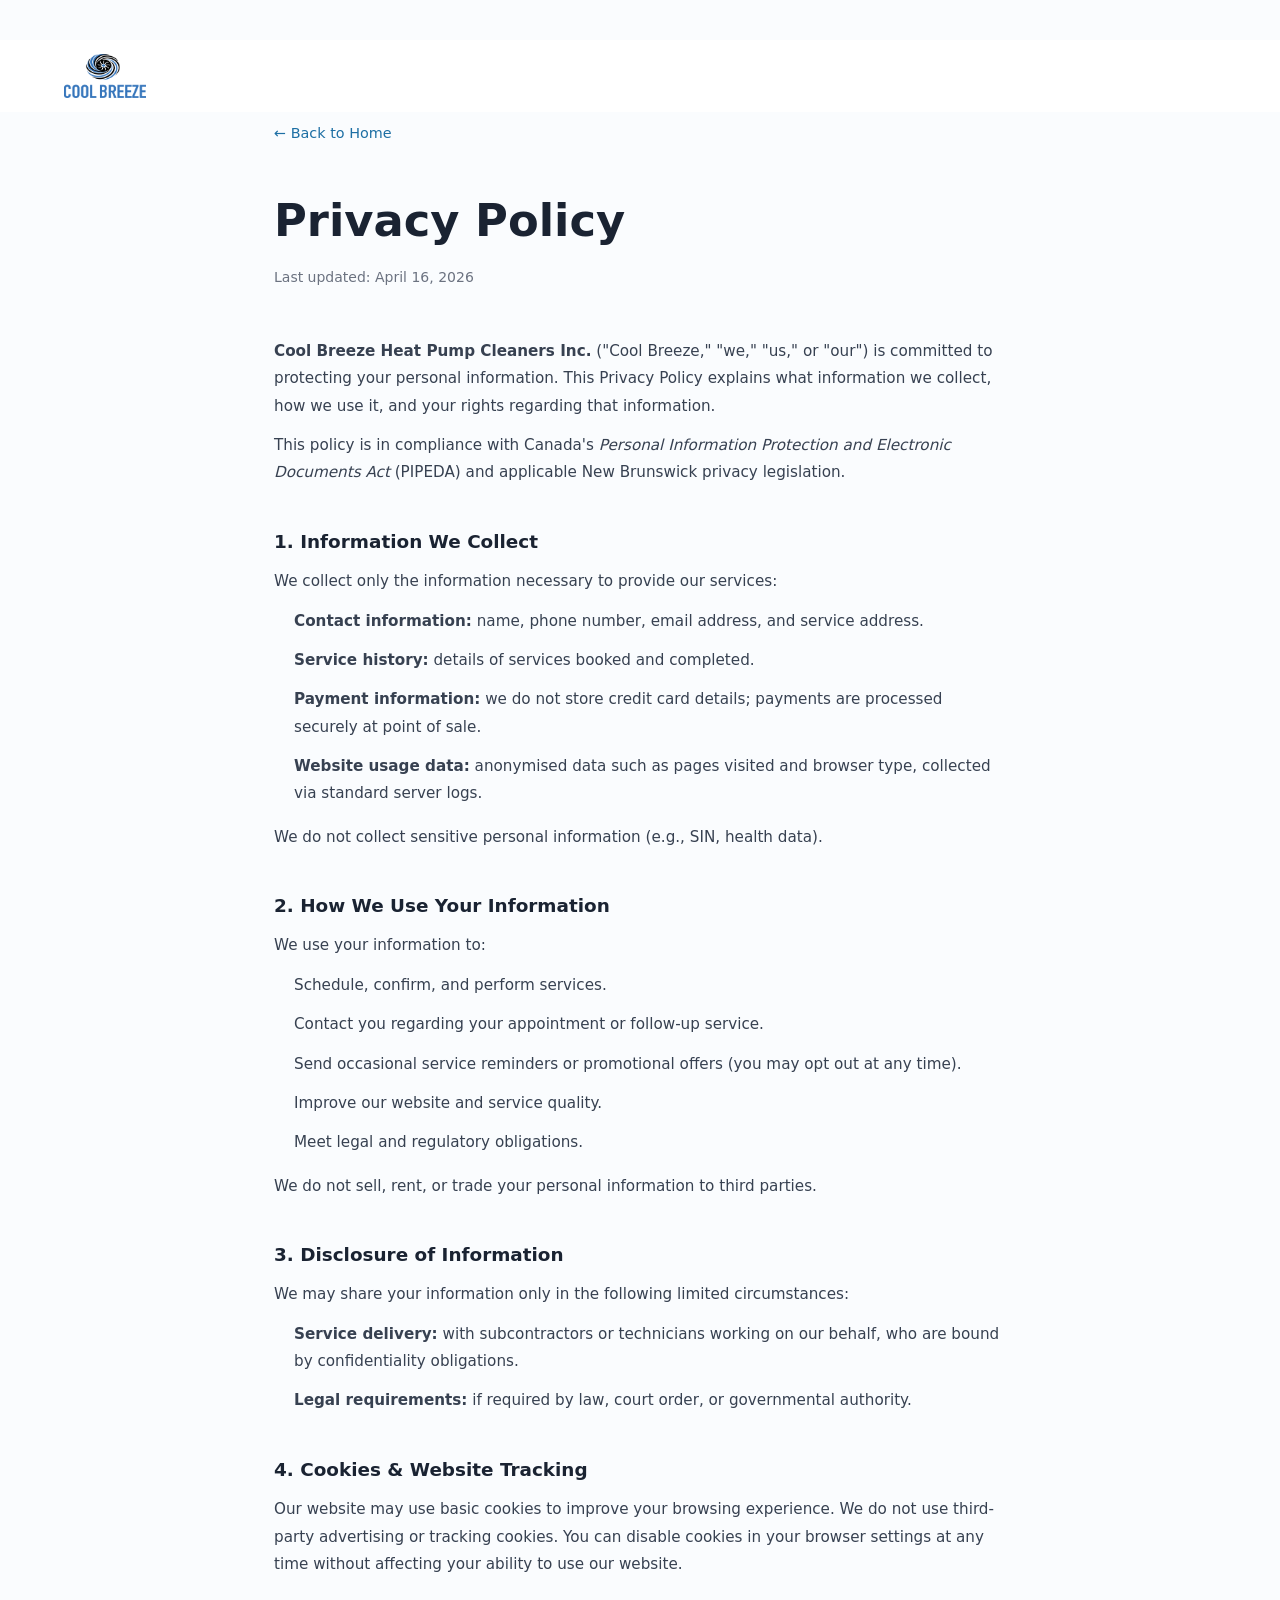
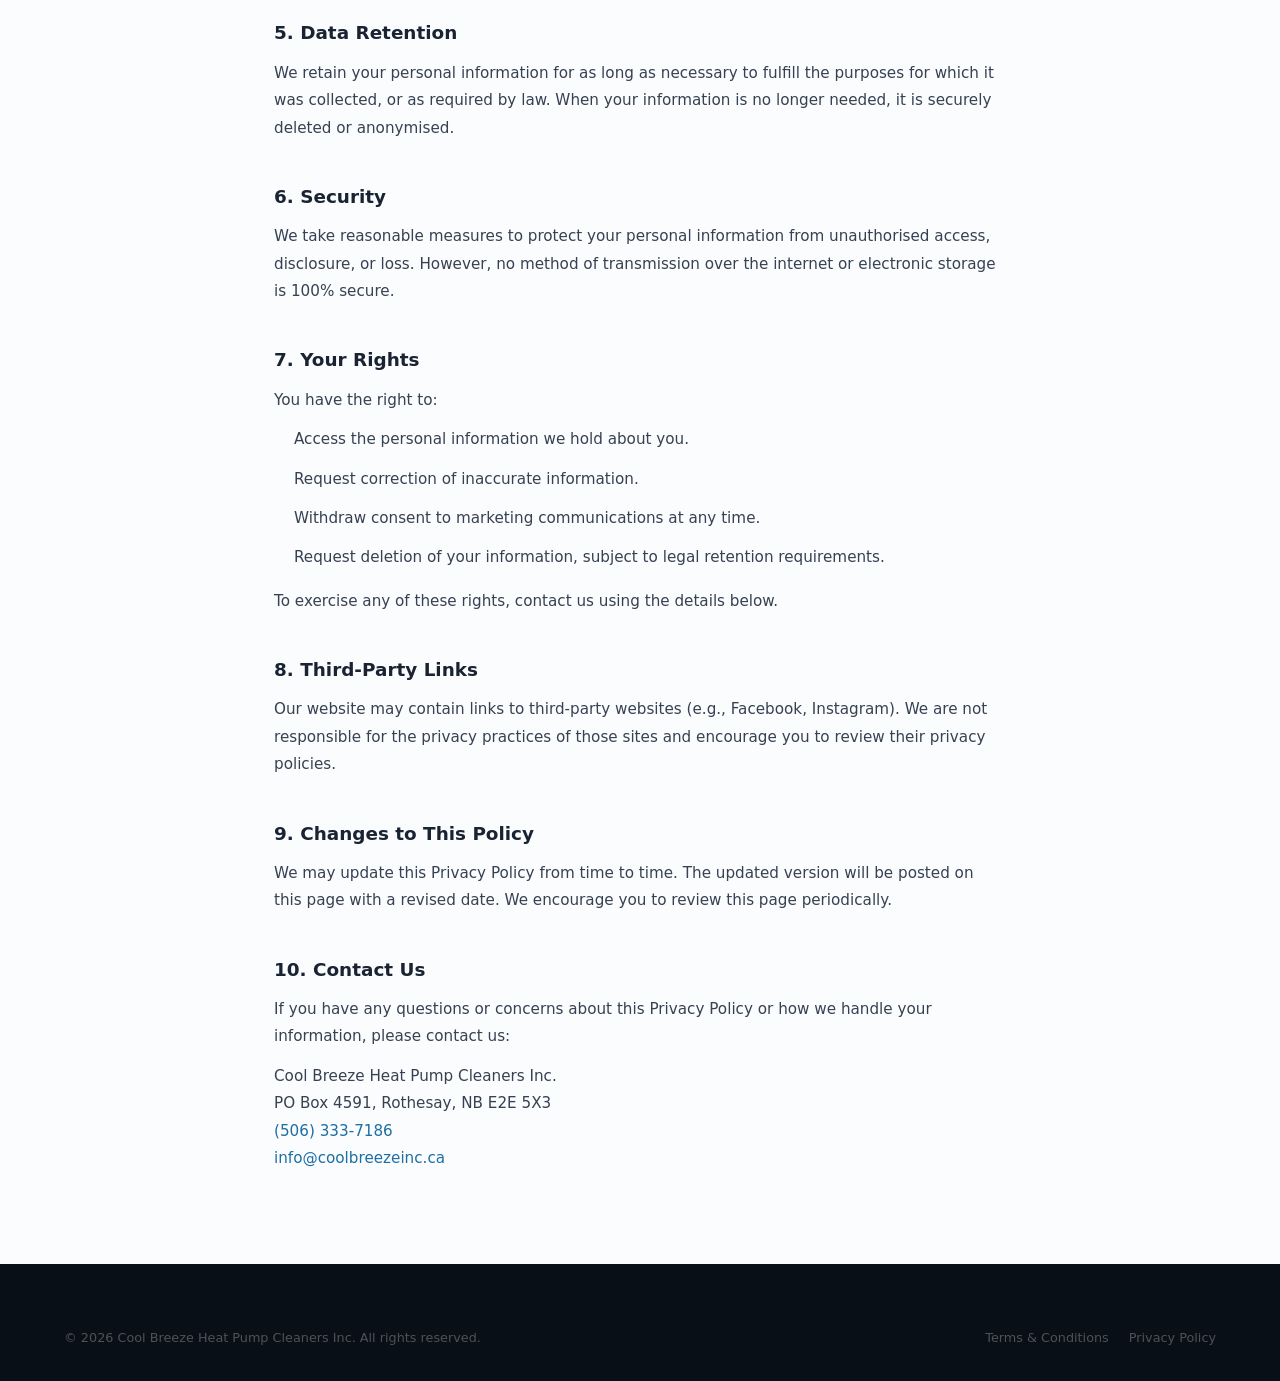
<file: privacy-policy.html>
<!DOCTYPE html>
<html lang="en">
<head>
  <meta charset="UTF-8">
  <meta name="viewport" content="width=device-width, initial-scale=1.0">
  <meta name="description" content="Privacy Policy for Cool Breeze Heat Pump Cleaners Inc. — Saint John, NB.">
  <title>Privacy Policy | Cool Breeze Heat Pump Cleaners Inc.</title>
  <link rel="canonical" href="https://coolbreezeinc.ca/privacy-policy">
  <link rel="stylesheet" href="css/styles.css">
  <style>
    .legal-page { padding: 120px 0 80px; min-height: 80vh; }
    .legal-page h1 { font-size: clamp(1.8rem, 4vw, 2.8rem); margin-bottom: 8px; }
    .legal-page .updated { font-size: 0.875rem; color: var(--clr-text-muted, #6b7280); margin-bottom: 48px; }
    .legal-page h2 { font-size: 1.15rem; margin: 40px 0 12px; }
    .legal-page p, .legal-page li { font-size: 0.95rem; line-height: 1.8; color: #374151; margin-bottom: 12px; }
    .legal-page ul { padding-left: 20px; margin-bottom: 16px; }
    .legal-page a { color: var(--clr-primary, #1d6fa4); }
    .legal-back { display: inline-block; margin-bottom: 40px; font-size: 0.9rem; color: var(--clr-primary, #1d6fa4); }
    .legal-back:hover { text-decoration: underline; }
  </style>
</head>
<body>

  <header class="header" id="header">
    <nav class="nav container" aria-label="Main navigation">
      <a href="/" class="nav__logo" aria-label="Cool Breeze Inc. — home">
        <img src="assets/branding/logo-and-title.png" alt="Cool Breeze Inc." height="44">
      </a>
    </nav>
  </header>

  <main>
    <section class="legal-page">
      <div class="container" style="max-width:780px">
        <a href="/" class="legal-back">← Back to Home</a>
        <h1>Privacy Policy</h1>
        <p class="updated">Last updated: April 16, 2026</p>

        <p><strong>Cool Breeze Heat Pump Cleaners Inc.</strong> ("Cool Breeze," "we," "us," or "our") is committed to protecting your personal information. This Privacy Policy explains what information we collect, how we use it, and your rights regarding that information.</p>
        <p>This policy is in compliance with Canada's <em>Personal Information Protection and Electronic Documents Act</em> (PIPEDA) and applicable New Brunswick privacy legislation.</p>

        <h2>1. Information We Collect</h2>
        <p>We collect only the information necessary to provide our services:</p>
        <ul>
          <li><strong>Contact information:</strong> name, phone number, email address, and service address.</li>
          <li><strong>Service history:</strong> details of services booked and completed.</li>
          <li><strong>Payment information:</strong> we do not store credit card details; payments are processed securely at point of sale.</li>
          <li><strong>Website usage data:</strong> anonymised data such as pages visited and browser type, collected via standard server logs.</li>
        </ul>
        <p>We do not collect sensitive personal information (e.g., SIN, health data).</p>

        <h2>2. How We Use Your Information</h2>
        <p>We use your information to:</p>
        <ul>
          <li>Schedule, confirm, and perform services.</li>
          <li>Contact you regarding your appointment or follow-up service.</li>
          <li>Send occasional service reminders or promotional offers (you may opt out at any time).</li>
          <li>Improve our website and service quality.</li>
          <li>Meet legal and regulatory obligations.</li>
        </ul>
        <p>We do not sell, rent, or trade your personal information to third parties.</p>

        <h2>3. Disclosure of Information</h2>
        <p>We may share your information only in the following limited circumstances:</p>
        <ul>
          <li><strong>Service delivery:</strong> with subcontractors or technicians working on our behalf, who are bound by confidentiality obligations.</li>
          <li><strong>Legal requirements:</strong> if required by law, court order, or governmental authority.</li>
        </ul>

        <h2>4. Cookies &amp; Website Tracking</h2>
        <p>Our website may use basic cookies to improve your browsing experience. We do not use third-party advertising or tracking cookies. You can disable cookies in your browser settings at any time without affecting your ability to use our website.</p>

        <h2>5. Data Retention</h2>
        <p>We retain your personal information for as long as necessary to fulfill the purposes for which it was collected, or as required by law. When your information is no longer needed, it is securely deleted or anonymised.</p>

        <h2>6. Security</h2>
        <p>We take reasonable measures to protect your personal information from unauthorised access, disclosure, or loss. However, no method of transmission over the internet or electronic storage is 100% secure.</p>

        <h2>7. Your Rights</h2>
        <p>You have the right to:</p>
        <ul>
          <li>Access the personal information we hold about you.</li>
          <li>Request correction of inaccurate information.</li>
          <li>Withdraw consent to marketing communications at any time.</li>
          <li>Request deletion of your information, subject to legal retention requirements.</li>
        </ul>
        <p>To exercise any of these rights, contact us using the details below.</p>

        <h2>8. Third-Party Links</h2>
        <p>Our website may contain links to third-party websites (e.g., Facebook, Instagram). We are not responsible for the privacy practices of those sites and encourage you to review their privacy policies.</p>

        <h2>9. Changes to This Policy</h2>
        <p>We may update this Privacy Policy from time to time. The updated version will be posted on this page with a revised date. We encourage you to review this page periodically.</p>

        <h2>10. Contact Us</h2>
        <p>If you have any questions or concerns about this Privacy Policy or how we handle your information, please contact us:</p>
        <p>
          Cool Breeze Heat Pump Cleaners Inc.<br>
          PO Box 4591, Rothesay, NB  E2E 5X3<br>
          <a href="tel:5063337186">(506) 333-7186</a><br>
          <a href="mailto:info@coolbreezeinc.ca">info@coolbreezeinc.ca</a>
        </p>
      </div>
    </section>
  </main>

  <footer class="footer">
    <div class="container">
      <div class="footer__bottom" style="border-top:none; padding-top:0;">
        <span>© 2026 Cool Breeze Heat Pump Cleaners Inc. All rights reserved.</span>
        <div class="footer__legal">
          <a href="/terms-and-conditions">Terms &amp; Conditions</a>
          <a href="/privacy-policy">Privacy Policy</a>
        </div>
      </div>
    </div>
  </footer>

  <script src="js/main.js"></script>
</body>
</html>
</file>
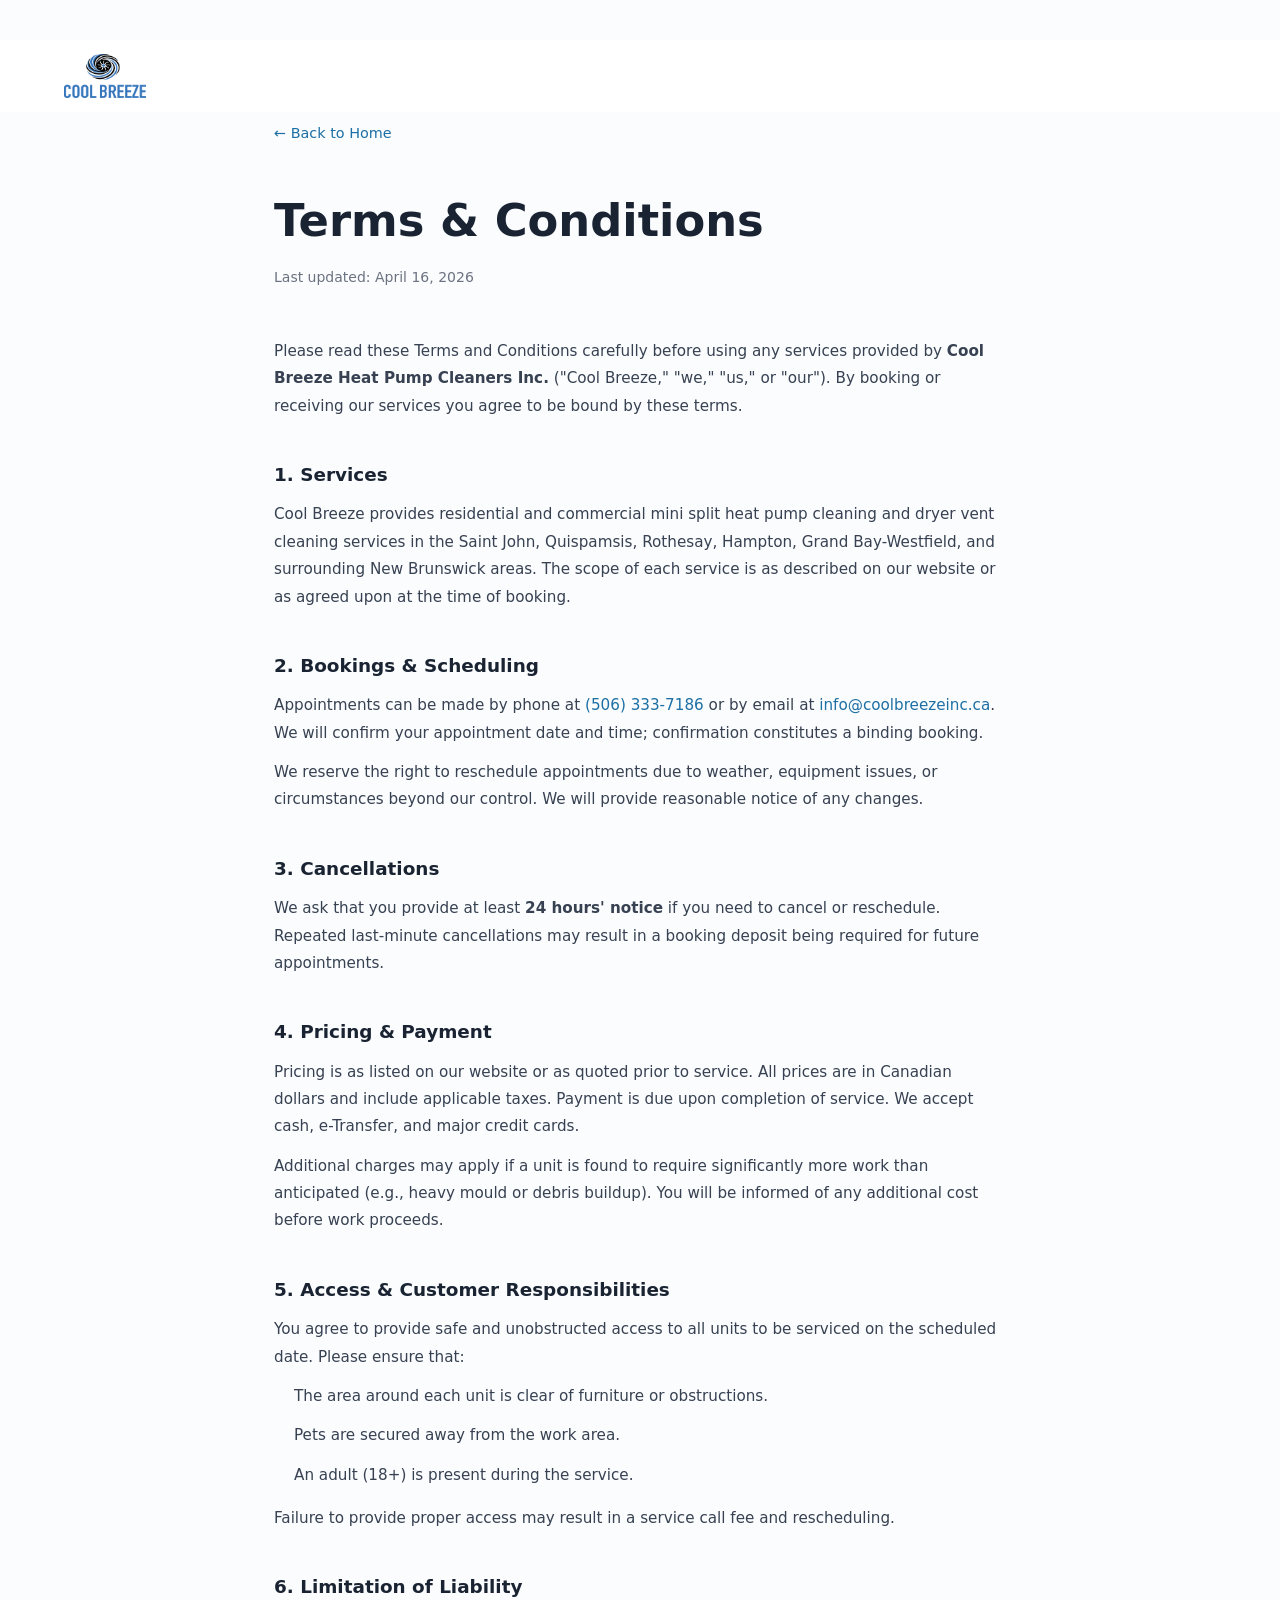
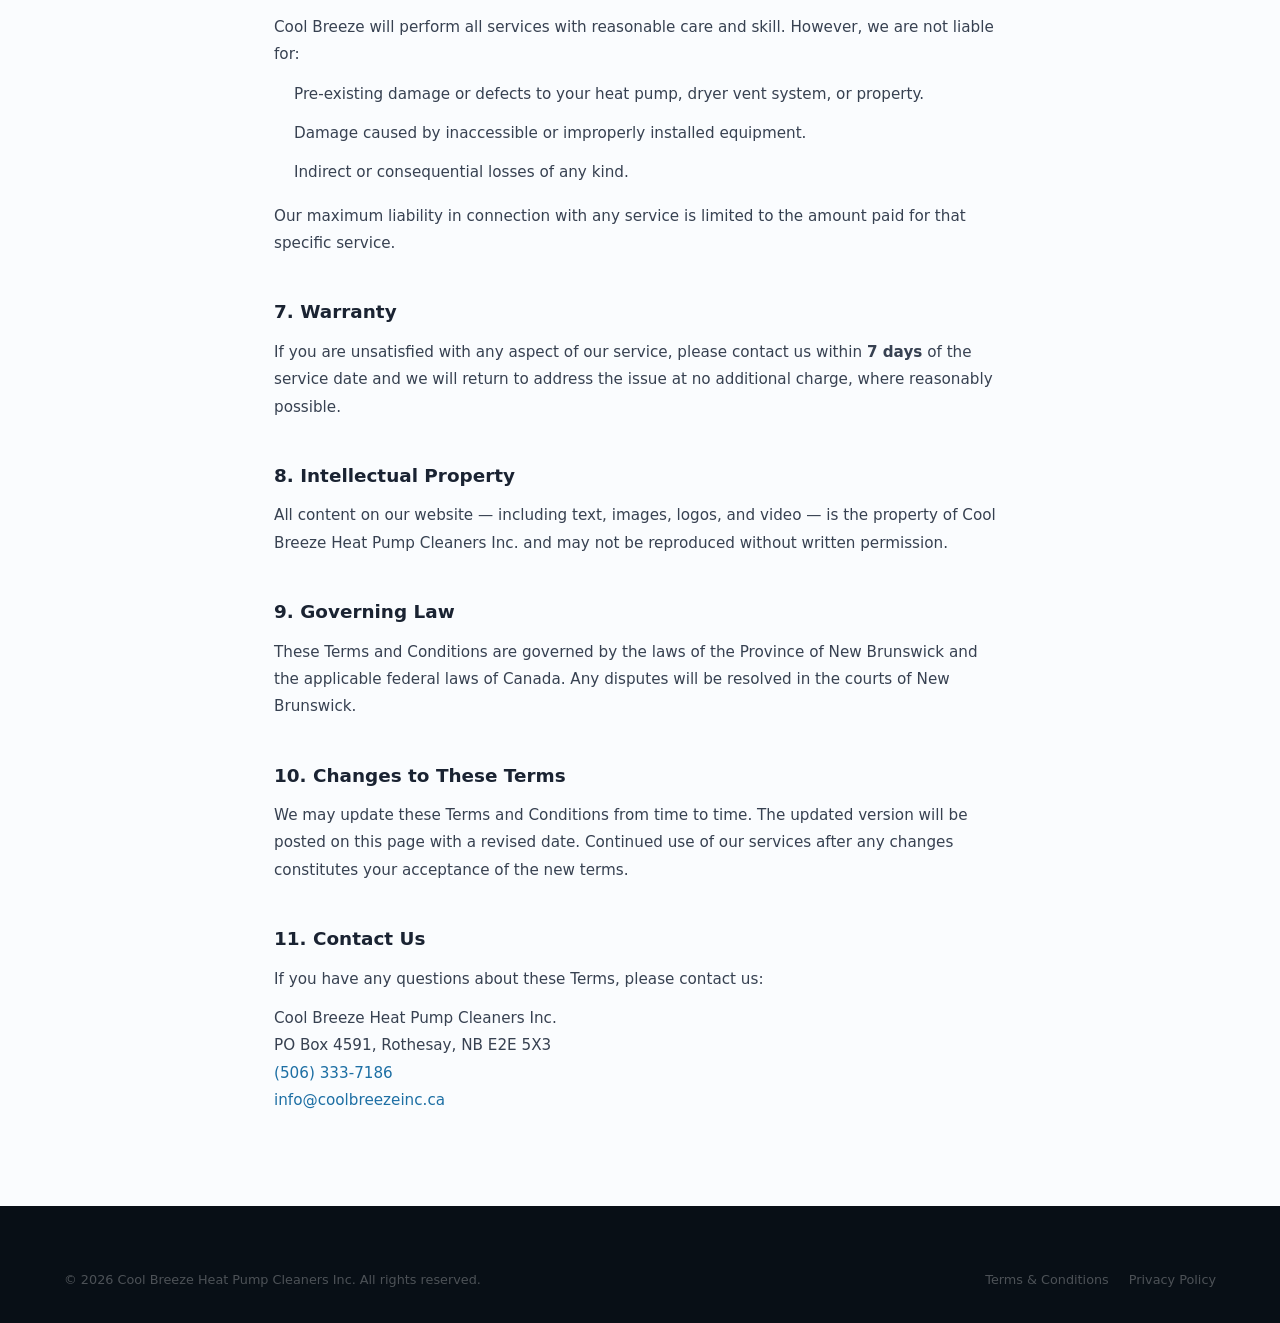
<file: terms-and-conditions.html>
<!DOCTYPE html>
<html lang="en">
<head>
  <meta charset="UTF-8">
  <meta name="viewport" content="width=device-width, initial-scale=1.0">
  <meta name="description" content="Terms and Conditions for Cool Breeze Heat Pump Cleaners Inc. — Saint John, NB.">
  <title>Terms &amp; Conditions | Cool Breeze Heat Pump Cleaners Inc.</title>
  <link rel="canonical" href="https://coolbreezeinc.ca/terms-and-conditions">
  <link rel="stylesheet" href="css/styles.css">
  <style>
    .legal-page { padding: 120px 0 80px; min-height: 80vh; }
    .legal-page h1 { font-size: clamp(1.8rem, 4vw, 2.8rem); margin-bottom: 8px; }
    .legal-page .updated { font-size: 0.875rem; color: var(--clr-text-muted, #6b7280); margin-bottom: 48px; }
    .legal-page h2 { font-size: 1.15rem; margin: 40px 0 12px; }
    .legal-page p, .legal-page li { font-size: 0.95rem; line-height: 1.8; color: #374151; margin-bottom: 12px; }
    .legal-page ul { padding-left: 20px; margin-bottom: 16px; }
    .legal-page a { color: var(--clr-primary, #1d6fa4); }
    .legal-back { display: inline-block; margin-bottom: 40px; font-size: 0.9rem; color: var(--clr-primary, #1d6fa4); }
    .legal-back:hover { text-decoration: underline; }
  </style>
</head>
<body>

  <header class="header" id="header">
    <nav class="nav container" aria-label="Main navigation">
      <a href="/" class="nav__logo" aria-label="Cool Breeze Inc. — home">
        <img src="assets/branding/logo-and-title.png" alt="Cool Breeze Inc." height="44">
      </a>
    </nav>
  </header>

  <main>
    <section class="legal-page">
      <div class="container" style="max-width:780px">
        <a href="/" class="legal-back">← Back to Home</a>
        <h1>Terms &amp; Conditions</h1>
        <p class="updated">Last updated: April 16, 2026</p>

        <p>Please read these Terms and Conditions carefully before using any services provided by <strong>Cool Breeze Heat Pump Cleaners Inc.</strong> ("Cool Breeze," "we," "us," or "our"). By booking or receiving our services you agree to be bound by these terms.</p>

        <h2>1. Services</h2>
        <p>Cool Breeze provides residential and commercial mini split heat pump cleaning and dryer vent cleaning services in the Saint John, Quispamsis, Rothesay, Hampton, Grand Bay-Westfield, and surrounding New Brunswick areas. The scope of each service is as described on our website or as agreed upon at the time of booking.</p>

        <h2>2. Bookings &amp; Scheduling</h2>
        <p>Appointments can be made by phone at <a href="tel:5063337186">(506) 333-7186</a> or by email at <a href="mailto:info@coolbreezeinc.ca">info@coolbreezeinc.ca</a>. We will confirm your appointment date and time; confirmation constitutes a binding booking.</p>
        <p>We reserve the right to reschedule appointments due to weather, equipment issues, or circumstances beyond our control. We will provide reasonable notice of any changes.</p>

        <h2>3. Cancellations</h2>
        <p>We ask that you provide at least <strong>24 hours' notice</strong> if you need to cancel or reschedule. Repeated last-minute cancellations may result in a booking deposit being required for future appointments.</p>

        <h2>4. Pricing &amp; Payment</h2>
        <p>Pricing is as listed on our website or as quoted prior to service. All prices are in Canadian dollars and include applicable taxes. Payment is due upon completion of service. We accept cash, e-Transfer, and major credit cards.</p>
        <p>Additional charges may apply if a unit is found to require significantly more work than anticipated (e.g., heavy mould or debris buildup). You will be informed of any additional cost before work proceeds.</p>

        <h2>5. Access &amp; Customer Responsibilities</h2>
        <p>You agree to provide safe and unobstructed access to all units to be serviced on the scheduled date. Please ensure that:</p>
        <ul>
          <li>The area around each unit is clear of furniture or obstructions.</li>
          <li>Pets are secured away from the work area.</li>
          <li>An adult (18+) is present during the service.</li>
        </ul>
        <p>Failure to provide proper access may result in a service call fee and rescheduling.</p>

        <h2>6. Limitation of Liability</h2>
        <p>Cool Breeze will perform all services with reasonable care and skill. However, we are not liable for:</p>
        <ul>
          <li>Pre-existing damage or defects to your heat pump, dryer vent system, or property.</li>
          <li>Damage caused by inaccessible or improperly installed equipment.</li>
          <li>Indirect or consequential losses of any kind.</li>
        </ul>
        <p>Our maximum liability in connection with any service is limited to the amount paid for that specific service.</p>

        <h2>7. Warranty</h2>
        <p>If you are unsatisfied with any aspect of our service, please contact us within <strong>7 days</strong> of the service date and we will return to address the issue at no additional charge, where reasonably possible.</p>

        <h2>8. Intellectual Property</h2>
        <p>All content on our website — including text, images, logos, and video — is the property of Cool Breeze Heat Pump Cleaners Inc. and may not be reproduced without written permission.</p>

        <h2>9. Governing Law</h2>
        <p>These Terms and Conditions are governed by the laws of the Province of New Brunswick and the applicable federal laws of Canada. Any disputes will be resolved in the courts of New Brunswick.</p>

        <h2>10. Changes to These Terms</h2>
        <p>We may update these Terms and Conditions from time to time. The updated version will be posted on this page with a revised date. Continued use of our services after any changes constitutes your acceptance of the new terms.</p>

        <h2>11. Contact Us</h2>
        <p>If you have any questions about these Terms, please contact us:</p>
        <p>
          Cool Breeze Heat Pump Cleaners Inc.<br>
          PO Box 4591, Rothesay, NB  E2E 5X3<br>
          <a href="tel:5063337186">(506) 333-7186</a><br>
          <a href="mailto:info@coolbreezeinc.ca">info@coolbreezeinc.ca</a>
        </p>
      </div>
    </section>
  </main>

  <footer class="footer">
    <div class="container">
      <div class="footer__bottom" style="border-top:none; padding-top:0;">
        <span>© 2026 Cool Breeze Heat Pump Cleaners Inc. All rights reserved.</span>
        <div class="footer__legal">
          <a href="/terms-and-conditions">Terms &amp; Conditions</a>
          <a href="/privacy-policy">Privacy Policy</a>
        </div>
      </div>
    </div>
  </footer>

  <script src="js/main.js"></script>
</body>
</html>
</file>
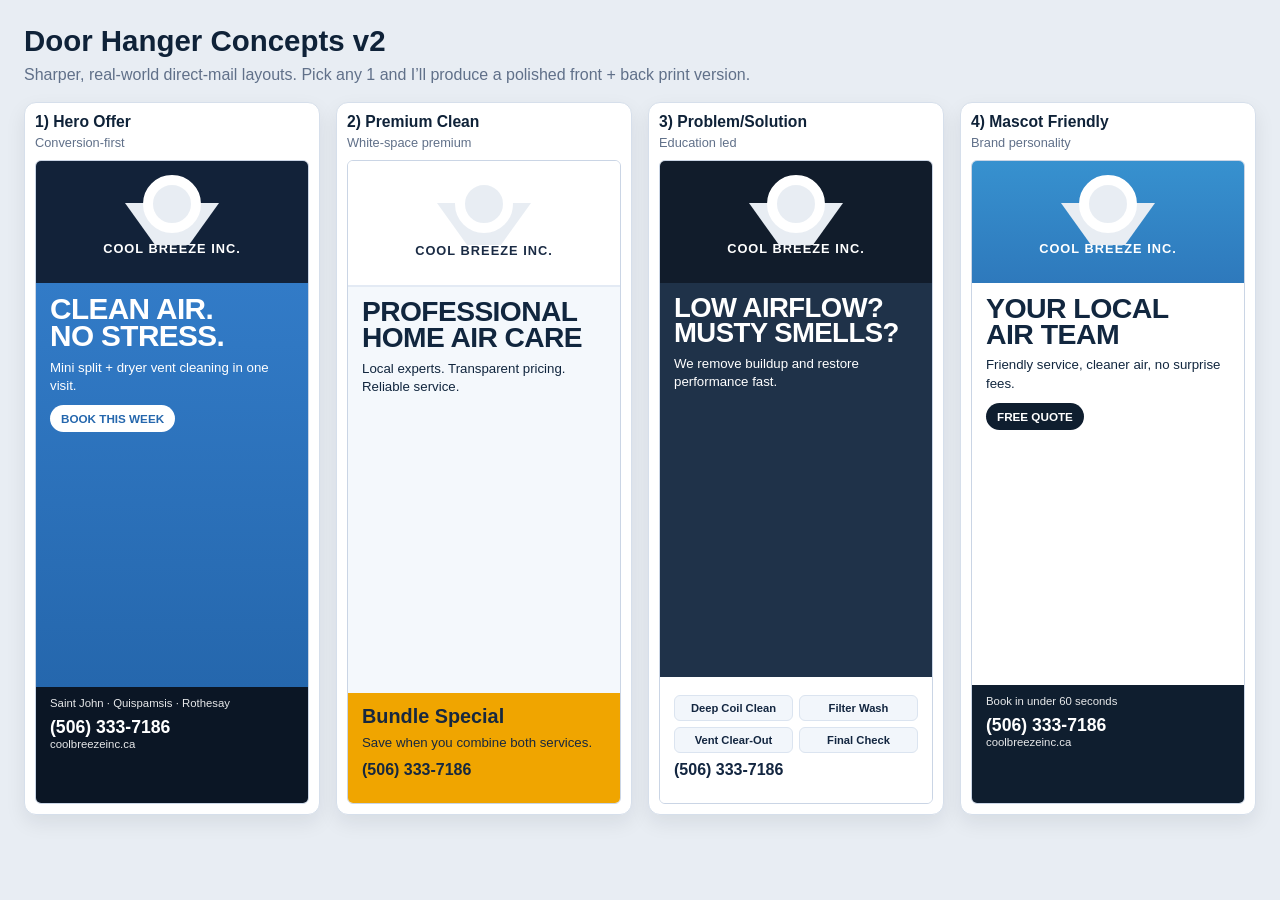
<file: design-artifacts/door-hanger-concepts-v2.html>
<!doctype html>
<html lang="en">
<head>
<meta charset="utf-8" />
<meta name="viewport" content="width=device-width,initial-scale=1" />
<title>Door Hanger Concepts v2</title>
<style>
:root{--n:#0f2238;--b:#2567ad;--a:#f0a500;--bg:#e8edf3;--w:#fff;--m:#607089}
*{box-sizing:border-box} body{margin:0;font-family:Inter,Segoe UI,Arial,sans-serif;background:var(--bg);color:var(--n)}
.wrap{max-width:1320px;margin:0 auto;padding:24px}
h1{margin:0;font-size:clamp(1.6rem,2.3vw,2.2rem)} .sub{margin:8px 0 18px;color:var(--m)}
.grid{display:grid;grid-template-columns:repeat(4,minmax(230px,1fr));gap:16px}
.card{background:#fff;border:1px solid #d6dfeb;border-radius:12px;padding:10px;box-shadow:0 8px 20px rgba(15,25,35,.08)}
.card h3{margin:0;font-size:.98rem}.card p{margin:4px 0 10px;color:var(--m);font-size:.8rem}
.h{aspect-ratio:1/2.35;max-width:290px;margin:0 auto;border:1px solid #cad5e5;border-radius:6px;overflow:hidden;position:relative;background:#fff}
.hole{position:absolute;top:14px;left:50%;transform:translateX(-50%);width:58px;height:58px;border-radius:50%;background:var(--bg);border:10px solid #fff;z-index:5}
.slot{position:absolute;top:42px;left:50%;transform:translateX(-50%);width:94px;height:42px;background:var(--bg);clip-path:polygon(0 0,100% 0,68% 100%,32% 100%);z-index:4}
.bar{position:absolute;left:0;right:0;padding:0 14px}.logo{font-weight:900;font-size:.8rem;letter-spacing:.08em;text-transform:uppercase}
.big{font-weight:900;line-height:.92;letter-spacing:-.02em;font-size:1.86rem;margin:0}.copy{font-size:.83rem;line-height:1.4;margin:9px 0}
.cta{display:inline-block;padding:7px 11px;border-radius:999px;font-size:.73rem;font-weight:800;text-transform:uppercase}
.phone{font-size:1.1rem;font-weight:900;margin-top:8px}.tiny{font-size:.71rem;opacity:.9}
.v1 .t{top:0;height:122px;background:#122239;color:#fff;padding-top:80px;text-align:center}.v1 .m{top:122px;bottom:116px;background:linear-gradient(180deg,#327bc7,#2567ad);color:#fff;padding-top:12px}.v1 .b{bottom:0;height:116px;background:#0b1625;color:#fff;padding-top:10px}
.v1 .offer{position:absolute;right:10px;top:138px;background:var(--a);color:#13243a;border-radius:9px;padding:8px 8px 6px;font-weight:900;line-height:.9;text-align:center}
.v2 .t{top:0;height:126px;background:#fff;color:#1a2b44;padding-top:82px;text-align:center;border-bottom:2px solid #e3eaf4}.v2 .m{top:126px;bottom:110px;background:#f4f8fc;color:#11263e;padding-top:12px}.v2 .b{bottom:0;height:110px;background:var(--a);color:#17283f;padding-top:12px}
.v3 .t{top:0;height:122px;background:#111c2b;color:#fff;padding-top:80px;text-align:center}.v3 .m{top:122px;bottom:126px;background:#1f3249;color:#fff;padding-top:12px}.v3 .b{bottom:0;height:126px;background:#fff;color:#132640;padding-top:10px}
.tiles{display:grid;grid-template-columns:1fr 1fr;gap:6px;margin-top:8px}.tile{font-size:.7rem;font-weight:700;text-align:center;background:#f2f6fb;border:1px solid #dbe4f0;border-radius:6px;padding:6px}
.v4 .t{top:0;height:122px;background:linear-gradient(180deg,#3791cf,#2e79bc);color:#fff;padding-top:80px;text-align:center}.v4 .m{top:122px;bottom:118px;background:#fff;color:#12273f;padding-top:12px}.v4 .b{bottom:0;height:118px;background:#0f1e2f;color:#fff;padding-top:10px}
.v4 .mas{position:absolute;right:-18px;bottom:94px;width:120px;opacity:.18}
@media(max-width:1100px){.grid{grid-template-columns:repeat(2,minmax(230px,1fr))}} @media(max-width:650px){.grid{grid-template-columns:1fr}}
</style>
</head>
<body>
<div class="wrap">
  <h1>Door Hanger Concepts v2</h1>
  <div class="sub">Sharper, real-world direct-mail layouts. Pick any 1 and I’ll produce a polished front + back print version.</div>
  <div class="grid">
    <article class="card"><h3>1) Hero Offer</h3><p>Conversion-first</p><div class="h v1"><div class="hole"></div><div class="slot"></div><div class="offer">$50<br>OFF</div><div class="bar t"><div class="logo">Cool Breeze Inc.</div></div><div class="bar m"><h4 class="big">CLEAN AIR.<br>NO STRESS.</h4><div class="copy">Mini split + dryer vent cleaning in one visit.</div><span class="cta" style="background:#fff;color:#2567ad">Book This Week</span></div><div class="bar b"><div class="tiny">Saint John · Quispamsis · Rothesay</div><div class="phone">(506) 333-7186</div><div class="tiny">coolbreezeinc.ca</div></div></div></article>
    <article class="card"><h3>2) Premium Clean</h3><p>White-space premium</p><div class="h v2"><div class="hole"></div><div class="slot"></div><div class="bar t"><div class="logo">Cool Breeze Inc.</div></div><div class="bar m"><h4 class="big" style="font-size:1.76rem">PROFESSIONAL<br>HOME AIR CARE</h4><div class="copy">Local experts. Transparent pricing. Reliable service.</div></div><div class="bar b"><div style="font-weight:900;font-size:1.24rem">Bundle Special</div><div class="copy" style="margin-top:6px">Save when you combine both services.</div><div class="phone" style="font-size:1rem">(506) 333-7186</div></div></div></article>
    <article class="card"><h3>3) Problem/Solution</h3><p>Education led</p><div class="h v3"><div class="hole"></div><div class="slot"></div><div class="bar t"><div class="logo">Cool Breeze Inc.</div></div><div class="bar m"><h4 class="big" style="font-size:1.72rem">LOW AIRFLOW?<br>MUSTY SMELLS?</h4><div class="copy">We remove buildup and restore performance fast.</div></div><div class="bar b"><div class="tiles"><div class="tile">Deep Coil Clean</div><div class="tile">Filter Wash</div><div class="tile">Vent Clear-Out</div><div class="tile">Final Check</div></div><div class="phone" style="font-size:1rem">(506) 333-7186</div></div></div></article>
    <article class="card"><h3>4) Mascot Friendly</h3><p>Brand personality</p><div class="h v4"><div class="hole"></div><div class="slot"></div><img class="mas" src="../assets/branding/brand-icon.svg" alt="" aria-hidden="true"><div class="bar t"><div class="logo">Cool Breeze Inc.</div></div><div class="bar m"><h4 class="big" style="font-size:1.78rem">YOUR LOCAL<br>AIR TEAM</h4><div class="copy">Friendly service, cleaner air, no surprise fees.</div><span class="cta" style="background:#0f1e2f;color:#fff">Free Quote</span></div><div class="bar b"><div class="tiny">Book in under 60 seconds</div><div class="phone">(506) 333-7186</div><div class="tiny">coolbreezeinc.ca</div></div></div></article>
  </div>
</div>
</body>
</html>
</file>
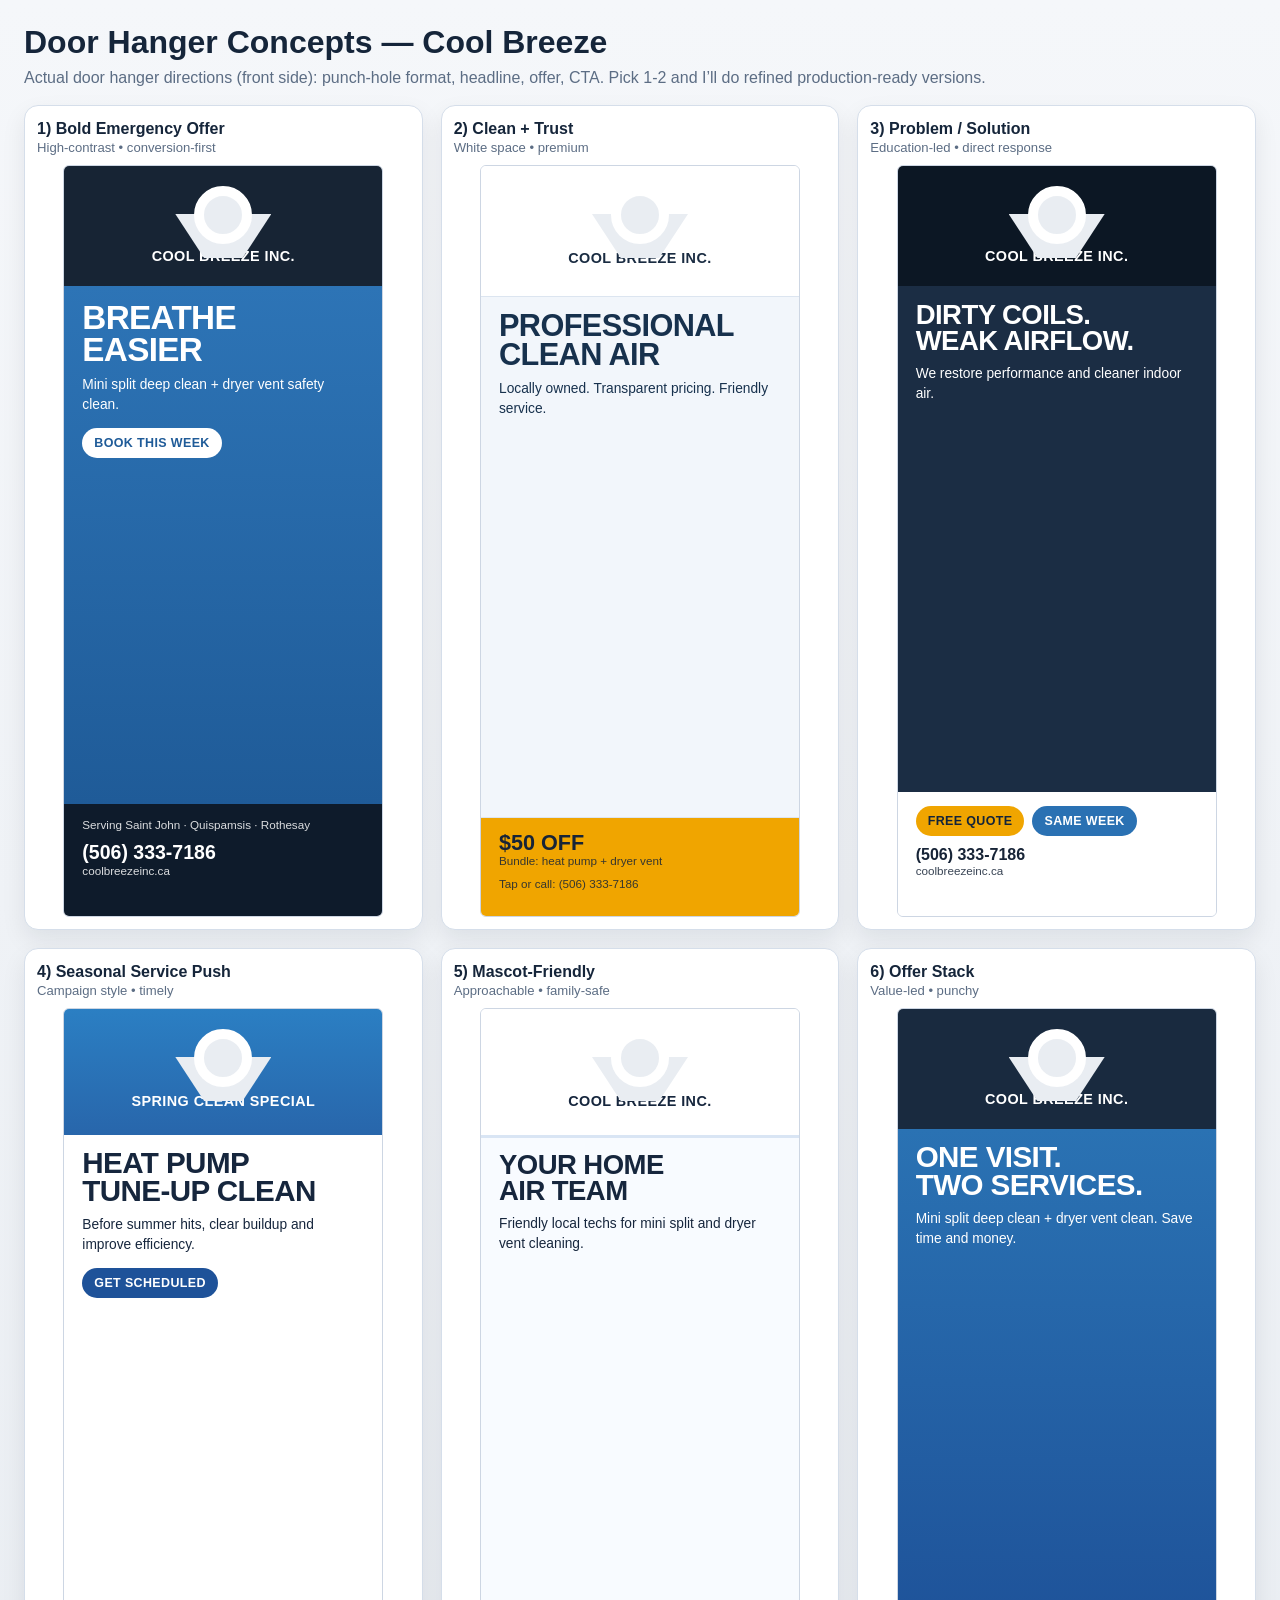
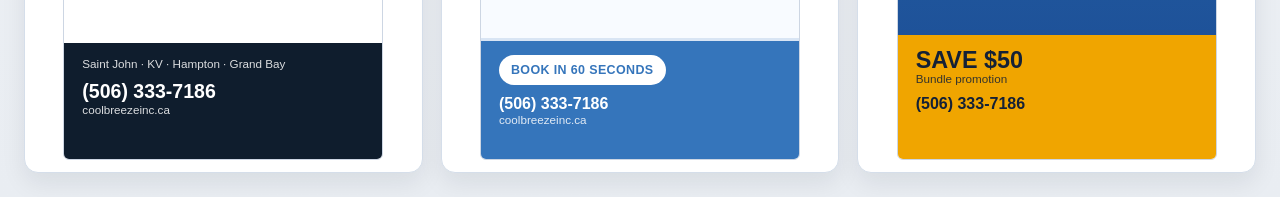
<file: design-artifacts/door-hanger-concepts.html>
<!DOCTYPE html>
<html lang="en">
<head>
  <meta charset="UTF-8" />
  <meta name="viewport" content="width=device-width, initial-scale=1.0" />
  <title>Cool Breeze Door Hanger Concepts</title>
  <style>
    :root {
      --bg: #e9edf2;
      --ink: #15253a;
      --muted: #5c6d84;
      --blue: #1e5299;
      --blue2: #3575bb;
      --amber: #f0a500;
      --dark: #0e1b2b;
      --card: #ffffff;
      --line: #d5deea;
    }
    * { box-sizing: border-box; }
    body {
      margin: 0;
      font-family: Inter, Segoe UI, Arial, sans-serif;
      background: linear-gradient(180deg, #f5f7fa 0%, var(--bg) 100%);
      color: var(--ink);
    }
    .wrap { max-width: 1400px; margin: 0 auto; padding: 24px; }
    h1 { margin: 0; font-size: clamp(1.6rem, 2.5vw, 2.2rem); }
    .sub { margin: 8px 0 18px; color: var(--muted); }
    .grid {
      display: grid;
      grid-template-columns: repeat(3, minmax(260px, 1fr));
      gap: 18px;
    }
    .card {
      background: var(--card);
      border: 1px solid var(--line);
      border-radius: 14px;
      padding: 12px;
      box-shadow: 0 10px 24px rgba(15,25,35,.08);
    }
    .t { font-weight: 800; margin: 2px 0; }
    .m { color: var(--muted); font-size: .82rem; margin: 0 0 10px; }

    .hanger {
      width: 100%;
      max-width: 320px;
      margin: 0 auto;
      aspect-ratio: 1/2.35;
      background: #fff;
      border: 1px solid #cdd6e3;
      border-radius: 6px;
      position: relative;
      overflow: hidden;
    }
    .hole {
      position: absolute;
      width: 58px; height: 58px;
      border-radius: 50%;
      left: 50%; transform: translateX(-50%);
      top: 20px;
      background: var(--bg);
      border: 10px solid #fff;
      z-index: 3;
    }
    .notch {
      position: absolute;
      top: 48px;
      left: 50%; transform: translateX(-50%);
      width: 96px; height: 44px;
      background: var(--bg);
      clip-path: polygon(0 0, 100% 0, 70% 100%, 30% 100%);
      z-index: 2;
    }

    .band { position: absolute; left: 0; right: 0; }
    .logo { font-weight: 900; letter-spacing: .03em; text-transform: uppercase; font-size: .9rem; }
    .big { font-size: clamp(1.7rem, 2.6vw, 2.1rem); line-height: .95; font-weight: 900; letter-spacing: -.02em; }
    .copy { font-size: .86rem; line-height: 1.42; }
    .cta {
      display: inline-block;
      padding: 8px 12px;
      border-radius: 999px;
      font-weight: 700;
      font-size: .78rem;
      text-transform: uppercase;
      letter-spacing: .03em;
    }

    .c1 .top { top: 0; height: 120px; background: #172434; color: #fff; padding: 82px 18px 0; text-align: center; }
    .c1 .mid { top: 120px; bottom: 112px; background: linear-gradient(180deg, #2d74b6 0%, #1f5b98 100%); color: #fff; padding: 16px 18px; }
    .c1 .bot { bottom: 0; height: 112px; background: #0e1b2b; color: #fff; padding: 14px 18px; }

    .c2 .top { top: 0; height: 130px; background: #fff; color: #1a2c42; padding: 84px 18px 0; text-align: center; }
    .c2 .mid { top: 130px; bottom: 98px; background: #f2f6fb; color: #17314d; padding: 14px 18px; border-top: 1px solid #dce5f0; border-bottom: 1px solid #dce5f0; }
    .c2 .bot { bottom: 0; height: 98px; background: #f0a500; color: #172437; padding: 14px 18px; }

    .c3 .top { top: 0; height: 120px; background: #0c1724; color: #fff; padding: 82px 18px 0; text-align: center; }
    .c3 .mid { top: 120px; bottom: 124px; background: #1b2d44; color: #fff; padding: 16px 18px; }
    .c3 .bot { bottom: 0; height: 124px; background: #fff; color: #172437; padding: 14px 18px; }

    .c4 .top { top: 0; height: 126px; background: linear-gradient(180deg,#2b7fc3,#2866ab); color: #fff; padding: 84px 18px 0; text-align: center; }
    .c4 .mid { top: 126px; bottom: 116px; background: #fff; color: #16263d; padding: 14px 18px; }
    .c4 .bot { bottom: 0; height: 116px; background: #0f1d2d; color: #fff; padding: 14px 18px; }

    .c5 .top { top: 0; height: 126px; background: #fff; color: #16263d; padding: 84px 18px 0; text-align: center; }
    .c5 .mid { top: 126px; bottom: 118px; background: #f8fbff; color: #16263d; padding: 14px 18px; border-top: 3px solid #d9e5f4; border-bottom: 3px solid #d9e5f4; }
    .c5 .bot { bottom: 0; height: 118px; background: #3575bb; color: #fff; padding: 14px 18px; }

    .c6 .top { top: 0; height: 120px; background: #192a3f; color: #fff; padding: 82px 18px 0; text-align: center; }
    .c6 .mid { top: 120px; bottom: 124px; background: linear-gradient(180deg,#2a72b3,#1e5299); color: #fff; padding: 14px 18px; }
    .c6 .bot { bottom: 0; height: 124px; background: #f0a500; color: #142136; padding: 14px 18px; }

    .tiny { font-size: .73rem; opacity: .85; }
    .sp { margin-top: 10px; }
    .row { display: flex; gap: 8px; align-items: center; flex-wrap: wrap; }

    @media (max-width: 1040px) { .grid { grid-template-columns: repeat(2, minmax(260px, 1fr)); } }
    @media (max-width: 720px) { .grid { grid-template-columns: 1fr; } }
  </style>
</head>
<body>
  <div class="wrap">
    <h1>Door Hanger Concepts — Cool Breeze</h1>
    <p class="sub">Actual door hanger directions (front side): punch-hole format, headline, offer, CTA. Pick 1-2 and I’ll do refined production-ready versions.</p>

    <div class="grid">
      <div class="card">
        <p class="t">1) Bold Emergency Offer</p>
        <p class="m">High-contrast • conversion-first</p>
        <div class="hanger c1">
          <div class="hole"></div><div class="notch"></div>
          <div class="band top"><div class="logo">Cool Breeze Inc.</div></div>
          <div class="band mid">
            <div class="big">BREATHE<br>EASIER</div>
            <p class="copy sp">Mini split deep clean + dryer vent safety clean.</p>
            <span class="cta" style="background:#fff;color:#1f5b98;">Book This Week</span>
          </div>
          <div class="band bot">
            <div class="tiny">Serving Saint John · Quispamsis · Rothesay</div>
            <div class="sp" style="font-weight:800;font-size:1.22rem;">(506) 333-7186</div>
            <div class="tiny">coolbreezeinc.ca</div>
          </div>
        </div>
      </div>

      <div class="card">
        <p class="t">2) Clean + Trust</p>
        <p class="m">White space • premium</p>
        <div class="hanger c2">
          <div class="hole"></div><div class="notch"></div>
          <div class="band top"><div class="logo">Cool Breeze Inc.</div></div>
          <div class="band mid">
            <div class="big" style="font-size:1.92rem;">PROFESSIONAL<br>CLEAN AIR</div>
            <p class="copy sp">Locally owned. Transparent pricing. Friendly service.</p>
          </div>
          <div class="band bot">
            <div style="font-weight:900;font-size:1.35rem;line-height:1;">$50 OFF</div>
            <div class="tiny">Bundle: heat pump + dryer vent</div>
            <div class="sp tiny">Tap or call: (506) 333-7186</div>
          </div>
        </div>
      </div>

      <div class="card">
        <p class="t">3) Problem / Solution</p>
        <p class="m">Education-led • direct response</p>
        <div class="hanger c3">
          <div class="hole"></div><div class="notch"></div>
          <div class="band top"><div class="logo">Cool Breeze Inc.</div></div>
          <div class="band mid">
            <div class="big" style="font-size:1.72rem;">DIRTY COILS.<br>WEAK AIRFLOW.</div>
            <p class="copy sp">We restore performance and cleaner indoor air.</p>
          </div>
          <div class="band bot">
            <div class="row">
              <span class="cta" style="background:#f0a500;color:#13243a;">Free Quote</span>
              <span class="cta" style="background:#2a71b3;color:#fff;">Same Week</span>
            </div>
            <div class="sp" style="font-weight:800;">(506) 333-7186</div>
            <div class="tiny">coolbreezeinc.ca</div>
          </div>
        </div>
      </div>

      <div class="card">
        <p class="t">4) Seasonal Service Push</p>
        <p class="m">Campaign style • timely</p>
        <div class="hanger c4">
          <div class="hole"></div><div class="notch"></div>
          <div class="band top"><div class="logo">Spring Clean Special</div></div>
          <div class="band mid">
            <div class="big" style="font-size:1.85rem;">HEAT PUMP<br>TUNE-UP CLEAN</div>
            <p class="copy sp">Before summer hits, clear buildup and improve efficiency.</p>
            <span class="cta" style="background:#1e5299;color:#fff;">Get Scheduled</span>
          </div>
          <div class="band bot">
            <div class="tiny">Saint John · KV · Hampton · Grand Bay</div>
            <div class="sp" style="font-weight:800;font-size:1.22rem;">(506) 333-7186</div>
            <div class="tiny">coolbreezeinc.ca</div>
          </div>
        </div>
      </div>

      <div class="card">
        <p class="t">5) Mascot-Friendly</p>
        <p class="m">Approachable • family-safe</p>
        <div class="hanger c5">
          <div class="hole"></div><div class="notch"></div>
          <div class="band top"><div class="logo">Cool Breeze Inc.</div></div>
          <div class="band mid">
            <div class="big" style="font-size:1.72rem;">YOUR HOME<br>AIR TEAM</div>
            <p class="copy sp">Friendly local techs for mini split and dryer vent cleaning.</p>
          </div>
          <div class="band bot">
            <span class="cta" style="background:#fff;color:#3575bb;">Book In 60 Seconds</span>
            <div class="sp" style="font-weight:800;">(506) 333-7186</div>
            <div class="tiny">coolbreezeinc.ca</div>
          </div>
        </div>
      </div>

      <div class="card">
        <p class="t">6) Offer Stack</p>
        <p class="m">Value-led • punchy</p>
        <div class="hanger c6">
          <div class="hole"></div><div class="notch"></div>
          <div class="band top"><div class="logo">Cool Breeze Inc.</div></div>
          <div class="band mid">
            <div class="big" style="font-size:1.85rem;">ONE VISIT.<br>TWO SERVICES.</div>
            <p class="copy sp">Mini split deep clean + dryer vent clean. Save time and money.</p>
          </div>
          <div class="band bot">
            <div style="font-weight:900;font-size:1.46rem;line-height:1;">SAVE $50</div>
            <div class="tiny">Bundle promotion</div>
            <div class="sp" style="font-weight:800;">(506) 333-7186</div>
          </div>
        </div>
      </div>
    </div>
  </div>
</body>
</html>
</file>
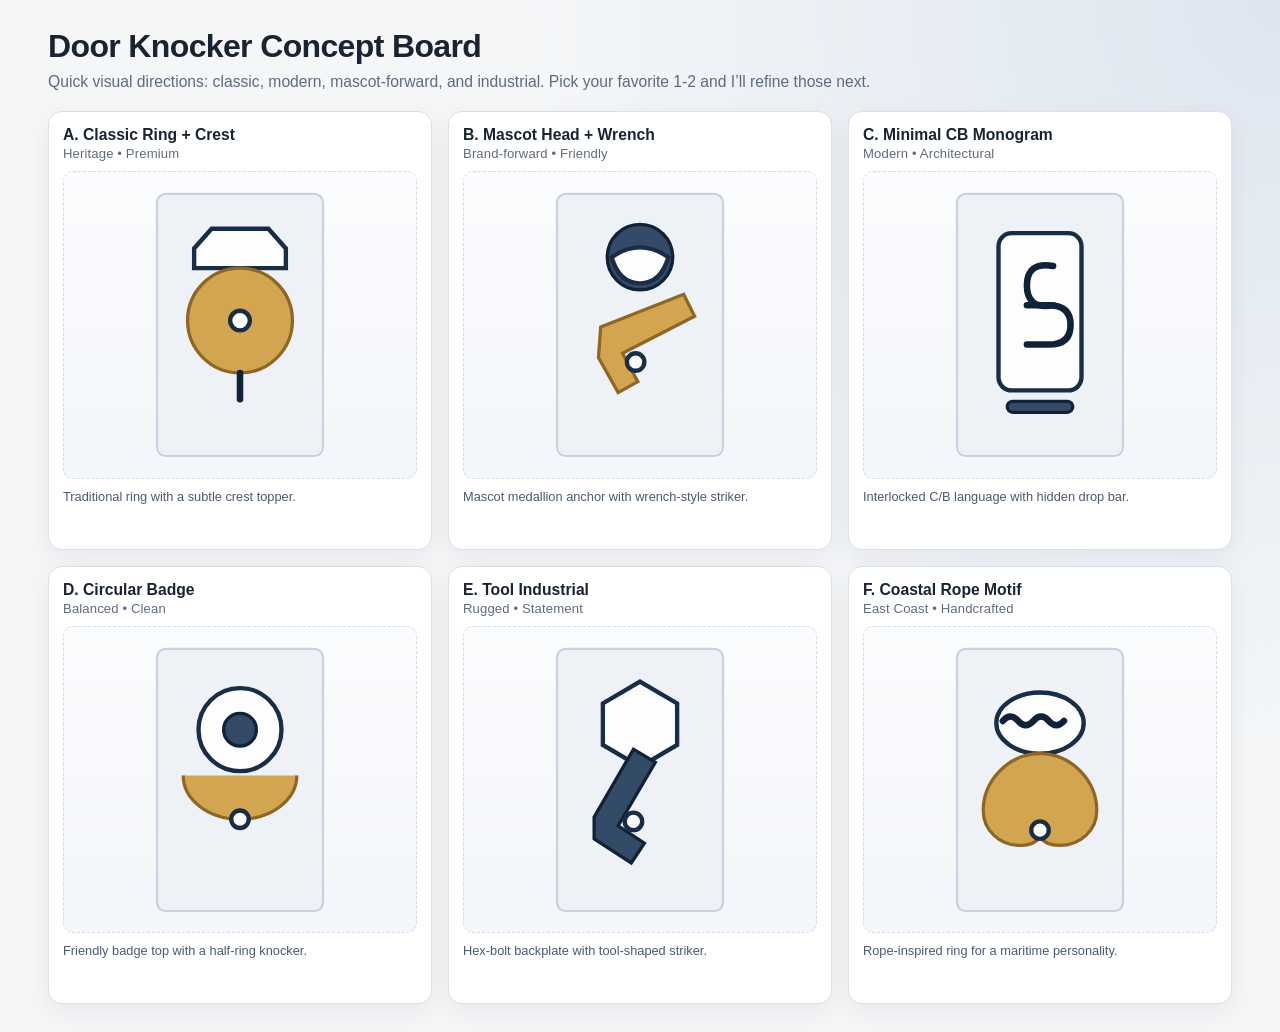
<file: design-artifacts/door-knocker-concepts.html>
<!DOCTYPE html>
<html lang="en">
<head>
  <meta charset="UTF-8" />
  <meta name="viewport" content="width=device-width, initial-scale=1.0" />
  <title>Door Knocker Concepts</title>
  <style>
    :root {
      --bg: #f4f6f8;
      --ink: #1a2332;
      --muted: #5e6b7f;
      --line: #0f2238;
      --accent: #c08a2c;
      --card: #ffffff;
      --border: #d9e0e8;
    }
    * { box-sizing: border-box; }
    body {
      margin: 0;
      font-family: "Inter", "Segoe UI", Arial, sans-serif;
      background: radial-gradient(circle at top right, #dde6f0 0%, var(--bg) 45%);
      color: var(--ink);
    }
    .wrap {
      max-width: 1240px;
      margin: 0 auto;
      padding: 28px;
    }
    h1 {
      margin: 0 0 8px;
      font-size: clamp(1.6rem, 2.5vw, 2.3rem);
      letter-spacing: -0.02em;
    }
    .sub {
      margin: 0 0 20px;
      color: var(--muted);
      font-size: 0.98rem;
    }
    .grid {
      display: grid;
      grid-template-columns: repeat(3, minmax(240px, 1fr));
      gap: 16px;
    }
    .card {
      background: var(--card);
      border: 1px solid var(--border);
      border-radius: 14px;
      padding: 14px;
      box-shadow: 0 8px 26px rgba(15, 25, 35, 0.06);
    }
    .title {
      font-weight: 800;
      font-size: 0.98rem;
      margin: 0 0 2px;
    }
    .tag {
      margin: 0 0 10px;
      color: var(--muted);
      font-size: 0.82rem;
      letter-spacing: 0.01em;
    }
    .sketch {
      width: 100%;
      aspect-ratio: 1.15 / 1;
      border: 1px dashed #d5dce4;
      border-radius: 10px;
      background: linear-gradient(180deg, #fbfcfe 0%, #f3f6fa 100%);
      display: block;
    }
    .door { fill: #eef2f7; stroke: #c8d2de; stroke-width: 2; }
    .stroke { fill: none; stroke: var(--line); stroke-width: 6; stroke-linecap: round; stroke-linejoin: round; }
    .metal { fill: #d2a551; stroke: #8f6724; stroke-width: 3; }
    .dark { fill: #344b68; stroke: #0f2238; stroke-width: 3; }
    .plate { fill: #fdfdfd; stroke: #1a2d46; stroke-width: 4; }
    .note {
      margin-top: 10px;
      font-size: 0.8rem;
      color: #4a5a72;
      min-height: 33px;
    }
    @media (max-width: 980px) {
      .grid { grid-template-columns: repeat(2, minmax(240px, 1fr)); }
    }
    @media (max-width: 640px) {
      .grid { grid-template-columns: 1fr; }
    }
  </style>
</head>
<body>
  <div class="wrap">
    <h1>Door Knocker Concept Board</h1>
    <p class="sub">Quick visual directions: classic, modern, mascot-forward, and industrial. Pick your favorite 1-2 and I’ll refine those next.</p>

    <div class="grid">
      <article class="card">
        <p class="title">A. Classic Ring + Crest</p>
        <p class="tag">Heritage • Premium</p>
        <svg class="sketch" viewBox="0 0 320 280" aria-label="Classic ring and crest concept">
          <rect class="door" x="84" y="20" width="152" height="240" rx="8"/>
          <path class="plate" d="M134 52 h52 l16 18 v18 h-84 v-18z"/>
          <circle class="metal" cx="160" cy="136" r="48" fill="none"/>
          <circle class="plate" cx="160" cy="136" r="9"/>
          <line class="stroke" x1="160" y1="184" x2="160" y2="208"/>
        </svg>
        <p class="note">Traditional ring with a subtle crest topper.</p>
      </article>

      <article class="card">
        <p class="title">B. Mascot Head + Wrench</p>
        <p class="tag">Brand-forward • Friendly</p>
        <svg class="sketch" viewBox="0 0 320 280" aria-label="Mascot wrench concept">
          <rect class="door" x="84" y="20" width="152" height="240" rx="8"/>
          <circle class="dark" cx="160" cy="78" r="30"/>
          <path class="plate" d="M134 78 q26 -18 52 0 q-7 24 -26 24 q-19 0 -26 -24z"/>
          <path class="metal" d="M124 142 l76 -30 l10 20 l-66 34 l14 26 l-18 10 l-18 -32 z"/>
          <circle class="plate" cx="156" cy="174" r="8"/>
        </svg>
        <p class="note">Mascot medallion anchor with wrench-style striker.</p>
      </article>

      <article class="card">
        <p class="title">C. Minimal CB Monogram</p>
        <p class="tag">Modern • Architectural</p>
        <svg class="sketch" viewBox="0 0 320 280" aria-label="Minimal monogram concept">
          <rect class="door" x="84" y="20" width="152" height="240" rx="8"/>
          <rect class="plate" x="122" y="56" width="76" height="144" rx="12"/>
          <path class="stroke" d="M172 86 q-24 -4 -24 18 q0 22 24 18"/>
          <path class="stroke" d="M148 122 h20 q20 0 20 18 q0 18 -20 18 h-20"/>
          <rect class="dark" x="130" y="210" width="60" height="10" rx="5"/>
        </svg>
        <p class="note">Interlocked C/B language with hidden drop bar.</p>
      </article>

      <article class="card">
        <p class="title">D. Circular Badge</p>
        <p class="tag">Balanced • Clean</p>
        <svg class="sketch" viewBox="0 0 320 280" aria-label="Circular badge concept">
          <rect class="door" x="84" y="20" width="152" height="240" rx="8"/>
          <circle class="plate" cx="160" cy="94" r="38"/>
          <circle class="dark" cx="160" cy="94" r="15"/>
          <path class="metal" d="M108 136 a52 40 0 1 0 104 0" fill="none" stroke="#8f6724" stroke-width="10"/>
          <circle class="plate" cx="160" cy="176" r="8"/>
        </svg>
        <p class="note">Friendly badge top with a half-ring knocker.</p>
      </article>

      <article class="card">
        <p class="title">E. Tool Industrial</p>
        <p class="tag">Rugged • Statement</p>
        <svg class="sketch" viewBox="0 0 320 280" aria-label="Industrial tool concept">
          <rect class="door" x="84" y="20" width="152" height="240" rx="8"/>
          <polygon class="plate" points="160,50 194,70 194,108 160,128 126,108 126,70"/>
          <path class="dark" d="M118 174 l36 -62 l20 12 l-34 58 l24 16 l-12 18 l-34 -22 z"/>
          <circle class="plate" cx="154" cy="178" r="8"/>
        </svg>
        <p class="note">Hex-bolt backplate with tool-shaped striker.</p>
      </article>

      <article class="card">
        <p class="title">F. Coastal Rope Motif</p>
        <p class="tag">East Coast • Handcrafted</p>
        <svg class="sketch" viewBox="0 0 320 280" aria-label="Coastal rope concept">
          <rect class="door" x="84" y="20" width="152" height="240" rx="8"/>
          <ellipse class="plate" cx="160" cy="88" rx="40" ry="28"/>
          <path class="stroke" d="M126 86 q7 -8 14 0 q7 8 14 0 q7 -8 14 0 q7 8 14 0" stroke-width="4"/>
          <path class="metal" d="M160 116 c-30 0 -52 26 -52 52 c0 18 15 32 34 32 c8 0 15 -3 18 -8 c3 5 10 8 18 8 c19 0 34 -14 34 -32 c0 -26 -22 -52 -52 -52z" fill="none" stroke="#8f6724" stroke-width="8"/>
          <circle class="plate" cx="160" cy="186" r="8"/>
        </svg>
        <p class="note">Rope-inspired ring for a maritime personality.</p>
      </article>
    </div>
  </div>
</body>
</html>
</file>
<file: css/styles.css>
/* ============================================================
   COOL BREEZE INC. — Main Stylesheet
   "Clean Warmth" — brand blue + charcoal + amber accent
   ============================================================ */

/* --- Custom Properties --- */
:root {
  --blue:        #3575bb;
  --blue-dark:   #1e5299;
  --blue-light:  #6da7c8;
  --charcoal:    #0f1923;
  --charcoal-mid:#1d2d3e;
  --amber:       #f0a500;
  --amber-dark:  #d4920a;
  --white:       #fafcfe;
  --off-white:   #f0f4f8;
  --gray:        #e2e8f0;
  --text:        #1a2332;
  --text-mid:    #4a5568;
  --text-light:  #718096;
  --radius:      16px;
  --radius-sm:   8px;
  --shadow:      0 4px 24px rgba(15,25,35,.10);
  --shadow-lg:   0 8px 48px rgba(15,25,35,.16);
  --transition:  0.25s ease;
  --bar-h:       40px;
  --nav-h:       72px;
}

/* --- Reset / Base --- */
*, *::before, *::after { box-sizing: border-box; margin: 0; padding: 0; }

html { scroll-behavior: smooth; font-size: 16px; }

/* Keep in-page anchor targets visible below fixed phone/nav bars */
section[id] {
  scroll-margin-top: calc(var(--bar-h) + var(--nav-h) + 18px);
}

body {
  font-family: 'Inter', system-ui, sans-serif;
  color: var(--text);
  background: var(--white);
  line-height: 1.6;
  -webkit-font-smoothing: antialiased;
}

img, video, svg { display: block; max-width: 100%; }
a { color: inherit; text-decoration: none; }
ul { list-style: none; }
button { font-family: inherit; cursor: pointer; border: none; background: none; }

/* --- Container --- */
.container {
  width: 100%;
  max-width: 1200px;
  margin: 0 auto;
  padding: 0 24px;
}
.container--narrow { max-width: 800px; }

/* --- Buttons --- */
.btn {
  display: inline-flex;
  align-items: center;
  gap: 8px;
  font-weight: 600;
  font-size: 0.95rem;
  padding: 12px 24px;
  border-radius: 50px;
  transition: all var(--transition);
  white-space: nowrap;
  cursor: pointer;
  border: 2px solid transparent;
}
.btn--primary {
  background: var(--amber);
  color: #fff;
  border-color: var(--amber);
}
.btn--primary:hover {
  background: var(--amber-dark);
  border-color: var(--amber-dark);
  transform: translateY(-2px);
  box-shadow: 0 6px 20px rgba(240,165,0,.35);
}
.btn--outline {
  background: transparent;
  color: var(--blue);
  border-color: var(--blue);
}
.btn--outline:hover {
  background: var(--blue);
  color: #fff;
  transform: translateY(-2px);
}
.btn--ghost {
  background: rgba(255,255,255,.14);
  color: #fff;
  border-color: rgba(255,255,255,.45);
  backdrop-filter: blur(4px);
}
.btn--ghost:hover { background: rgba(255,255,255,.24); }
.btn--nav {
  background: var(--amber);
  color: #fff;
  padding: 10px 20px;
  font-size: 0.875rem;
}
.btn--nav:hover { background: var(--amber-dark); }
.btn--lg   { padding: 15px 32px; font-size: 1rem; }
.btn--full { width: 100%; justify-content: center; }

/* --- Section base --- */
.section          { padding: 100px 0; }
.section--white   { background: var(--white); }
.section--off-white { background: var(--off-white); }
.section--dark    { background: var(--charcoal); }
.section--blue    { background: var(--blue); }

.section--mascot  { position: relative; overflow: hidden; }
.section__mascot {
  position: absolute;
  right: -30px;
  bottom: -20px;
  height: 110%;
  width: auto;
  opacity: .10;
  pointer-events: none;
  user-select: none;
  z-index: 0;
}
.section--mascot .container { position: relative; z-index: 1; }
@media (max-width: 768px) {
  .section__mascot { height: 60%; opacity: .07; }
}

.section-label {
  display: inline-block;
  font-size: 0.72rem;
  font-weight: 700;
  letter-spacing: .16em;
  text-transform: uppercase;
  color: var(--blue);
  margin-bottom: 16px;
}
.section-label--light { color: rgba(255,255,255,.55); }

.section-title {
  font-size: clamp(2rem, 4vw, 3rem);
  font-weight: 800;
  line-height: 1.12;
  letter-spacing: -.025em;
  margin-bottom: 64px;
}
.section-title--light { color: #fff; }

/* --- Reveal animations --- */
.reveal {
  opacity: 0;
  transform: translateY(28px);
  transition: opacity .6s ease, transform .6s ease;
}
.reveal.visible {
  opacity: 1;
  transform: translateY(0);
}

/* ============================================================
   PHONE BAR
   ============================================================ */
.phone-bar {
  position: fixed;
  top: 0; left: 0; right: 0;
  z-index: 1000;
  height: var(--bar-h);
  background: var(--charcoal);
  display: flex;
  align-items: center;
  justify-content: center;
  gap: 16px;
  font-size: 0.8rem;
  padding: 0 24px;
}
.phone-bar__phone {
  display: flex;
  align-items: center;
  gap: 6px;
  color: #fff;
  font-weight: 700;
  transition: color var(--transition);
}
.phone-bar__phone:hover { color: var(--amber); }
.phone-bar__sep  { color: rgba(255,255,255,.25); }
.phone-bar__tagline {
  color: rgba(255,255,255,.5);
  display: none;
}
.phone-bar__cta {
  background: var(--amber);
  color: #fff;
  padding: 4px 14px;
  border-radius: 50px;
  font-weight: 700;
  font-size: 0.76rem;
  transition: background var(--transition);
}
.phone-bar__cta:hover { background: var(--amber-dark); }

@media (min-width: 600px) { .phone-bar__tagline { display: block; } }

/* ============================================================
   NAVIGATION
   ============================================================ */
.header {
  position: fixed;
  top: var(--bar-h); left: 0; right: 0;
  z-index: 999;
  height: var(--nav-h);
  background: rgba(255,255,255,.94);
  backdrop-filter: blur(10px);
  -webkit-backdrop-filter: blur(10px);
  transition: background var(--transition), box-shadow var(--transition);
}
.header.scrolled {
  background: rgba(255,255,255,.98);
  backdrop-filter: blur(12px);
  -webkit-backdrop-filter: blur(12px);
  box-shadow: 0 2px 18px rgba(15,25,35,.12);
}
.nav {
  display: flex;
  align-items: center;
  justify-content: space-between;
  height: 100%;
}
.nav__logo img { height: 44px; width: auto; }

.nav__links {
  display: flex;
  align-items: center;
  gap: 4px;
}
.nav__link {
  color: var(--text);
  font-size: 0.875rem;
  font-weight: 500;
  padding: 8px 12px;
  border-radius: var(--radius-sm);
  transition: color var(--transition), background var(--transition);
}
.nav__link:hover { color: var(--blue-dark); background: rgba(53,117,187,.10); }

.nav__toggle {
  display: none;
  flex-direction: column;
  gap: 5px;
  padding: 8px;
}
.nav__toggle span {
  display: block;
  width: 24px; height: 2px;
  background: var(--text);
  border-radius: 2px;
  transition: transform var(--transition), opacity var(--transition);
}

@media (max-width: 768px) {
  .nav__toggle { display: flex; }
  .nav__links {
    position: fixed;
    top: calc(var(--bar-h) + var(--nav-h));
    left: 0; right: 0;
    background: rgba(255,255,255,.98);
    backdrop-filter: blur(12px);
    flex-direction: column;
    padding: 24px;
    gap: 4px;
    box-shadow: 0 8px 24px rgba(15,25,35,.12);
    transform: translateY(-110%);
    opacity: 0;
    pointer-events: none;
    transition: transform .3s ease, opacity .3s ease;
  }
  .nav__links.open {
    transform: translateY(0);
    opacity: 1;
    pointer-events: all;
  }
  .nav__link { width: 100%; text-align: center; padding: 14px; font-size: 1rem; }
  .btn--nav  { width: 100%; justify-content: center; margin-top: 8px; }
}

/* ============================================================
   HERO
   ============================================================ */
.hero {
  position: relative;
  min-height: 100vh;
  display: flex;
  align-items: center;
  padding-top: calc(var(--bar-h) + var(--nav-h));
  background: #3a6896;
  overflow: hidden;
}

/* Decorative ambient glow (shows even without video) */
.hero::before {
  content: '';
  position: absolute;
  inset: 0;
  background:
    radial-gradient(ellipse 80% 60% at 65% 40%, rgba(53,117,187,.22) 0%, transparent 65%);
  pointer-events: none;
}

.hero__video {
  position: absolute;
  inset: 0;
  width: 100%;
  height: 100%;
  object-fit: cover;
  opacity: .7;
}

.hero__overlay {
  position: absolute;
  inset: 0;
  background: linear-gradient(135deg, rgba(15,25,35,.22) 0%, rgba(53,117,187,.08) 100%);
}
.hero__content {
  position: relative;
  z-index: 1;
  max-width: 720px;
}

.hero__text {
  flex: unset;
}
.hero__eyebrow {
  font-size: 0.76rem;
  font-weight: 700;
  letter-spacing: .14em;
  text-transform: uppercase;
  color: rgba(255,255,255,.92);
  margin-bottom: 20px;
}
.hero__headline {
  font-size: clamp(3.5rem, 9vw, 7rem);
  font-weight: 900;
  line-height: 1.0;
  letter-spacing: -.035em;
  color: #fff;
  margin-bottom: 24px;
}
.hero__sub {
  font-size: clamp(1rem, 2vw, 1.2rem);
  color: rgba(255,255,255,.7);
  margin-bottom: 40px;
  line-height: 1.75;
}
.hero__ctas { display: flex; gap: 16px; flex-wrap: wrap; }

.hero__scroll {
  position: absolute;
  bottom: 32px; left: 50%;
  transform: translateX(-50%);
  color: rgba(255,255,255,.4);
  z-index: 1;
  animation: bounce 2.2s infinite;
  transition: color var(--transition);
}
.hero__scroll:hover { color: rgba(255,255,255,.8); }

@keyframes bounce {
  0%, 100% { transform: translateX(-50%) translateY(0); }
  50%       { transform: translateX(-50%) translateY(9px); }
}

@media (max-width: 480px) {
  .hero__ctas { flex-direction: column; }
  .hero__ctas .btn { justify-content: center; }
}

/* ============================================================
   BENTO — SERVICES
   ============================================================ */
.bento {
  display: grid;
  grid-template-columns: 1fr 1fr;
  gap: 20px;
}

.bento-card {
  background: var(--off-white);
  border-radius: var(--radius);
  padding: 40px;
  position: relative;
  border: 1px solid var(--gray);
  transition: box-shadow var(--transition), transform var(--transition);
}
.bento-card:hover {
  box-shadow: var(--shadow-lg);
  transform: translateY(-4px);
}
.bento-card--large {
  background: linear-gradient(135deg, #5a8cc9 0%, #4279b5 100%);
  color: #fff;
  border-color: transparent;
}
.bento-card--accent {
  grid-column: 1 / -1;
  background: var(--charcoal);
  color: #fff;
  border-color: transparent;
  display: flex;
  align-items: center;
  gap: 24px;
  padding: 28px 40px;
}
.bento-card__badge {
  position: absolute;
  top: 20px; right: 20px;
  background: var(--amber);
  color: #fff;
  font-size: 0.7rem;
  font-weight: 700;
  letter-spacing: .08em;
  text-transform: uppercase;
  padding: 4px 12px;
  border-radius: 50px;
}
.bento-card__icon  { margin-bottom: 20px; opacity: .85; }
.bento-card--large .bento-card__icon { color: rgba(255,255,255,.75); }

.bento-card h3 {
  font-size: 1.5rem;
  font-weight: 800;
  margin-bottom: 12px;
  letter-spacing: -.02em;
}
.bento-card p {
  font-size: 0.93rem;
  line-height: 1.68;
  opacity: .82;
  margin-bottom: 20px;
}
.bento-card__features { margin-bottom: 28px; }
.bento-card__features li {
  font-size: 0.875rem;
  font-weight: 500;
  padding: 5px 0 5px 22px;
  position: relative;
  opacity: .88;
}
.bento-card__features li::before {
  content: '✓';
  position: absolute;
  left: 0;
  color: var(--amber);
  font-weight: 700;
}
.bento-card--large .bento-card__features li::before { color: rgba(255,255,255,.65); }

.bento-card__flag { flex-shrink: 0; color: var(--amber); }
.bento-card--accent strong { font-size: 1.1rem; font-weight: 700; }
.bento-card--accent p { margin: 4px 0 0; font-size: 0.88rem; opacity: .6; }

@media (max-width: 640px) {
  .bento { grid-template-columns: 1fr; }
  .bento-card--accent { flex-direction: column; align-items: flex-start; gap: 10px; }
}

/* ============================================================
   IN ACTION — VIDEO
   ============================================================ */
.video-grid {
  display: grid;
  grid-template-columns: repeat(2, minmax(0, 1fr));
  gap: 24px;
  align-items: start;
}

.video-card h3 {
  color: #fff;
  font-size: 1rem;
  font-weight: 700;
  margin-bottom: 10px;
  letter-spacing: .01em;
}

.video-wrapper {
  width: 100%;
  border-radius: var(--radius);
  overflow: hidden;
  box-shadow: var(--shadow-lg);
}
.video-wrapper video {
  width: 100%;
  height: auto;
  display: block;
}

@media (max-width: 900px) {
  .video-grid { grid-template-columns: 1fr; }
}

/* ============================================================
   PROCESS — HOW IT WORKS
   ============================================================ */
.process-tabs {
  display: flex;
  gap: 6px;
  margin-bottom: 48px;
  background: rgba(255,255,255,.06);
  border-radius: 50px;
  padding: 4px;
  width: fit-content;
}
.tab-btn {
  padding: 10px 28px;
  border-radius: 50px;
  font-size: 0.875rem;
  font-weight: 600;
  color: rgba(255,255,255,.5);
  transition: all var(--transition);
}
.tab-btn.active {
  background: var(--blue);
  color: #fff;
  box-shadow: 0 2px 14px rgba(53,117,187,.45);
}
.tab-btn:hover:not(.active) { color: rgba(255,255,255,.85); }

.process-grid {
  display: grid;
  grid-template-columns: repeat(4, 1fr);
  gap: 20px;
}
.process-grid.hidden { display: none; }

.step {
  padding: 32px 24px;
  background: rgba(255,255,255,.04);
  border: 1px solid rgba(255,255,255,.07);
  border-radius: var(--radius);
  transition: background var(--transition);
}
.step:hover { background: rgba(255,255,255,.08); }
.step__num {
  font-size: 3rem;
  font-weight: 900;
  color: var(--blue);
  line-height: 1;
  margin-bottom: 16px;
  letter-spacing: -.04em;
  opacity: .65;
}
.step h4   { font-size: 1.02rem; font-weight: 700; color: #fff; margin-bottom: 10px; }
.step p    { font-size: 0.875rem; color: rgba(255,255,255,.5); line-height: 1.65; }

.process-time {
  display: flex;
  align-items: center;
  gap: 8px;
  margin-top: 48px;
  color: rgba(255,255,255,.4);
  font-size: 0.875rem;
  font-weight: 500;
}

@media (max-width: 900px) { .process-grid { grid-template-columns: repeat(2, 1fr); } }
@media (max-width: 480px) { .process-grid { grid-template-columns: 1fr; } }

/* ============================================================
   PRICING
   ============================================================ */
.pricing-grid {
  display: grid;
  grid-template-columns: repeat(3, 1fr);
  gap: 24px;
  align-items: stretch;
}
.pricing-card {
  background: var(--off-white);
  border: 2px solid var(--gray);
  border-radius: var(--radius);
  padding: 40px 32px;
  position: relative;
  display: flex;
  flex-direction: column;
  transition: box-shadow var(--transition), transform var(--transition);
}
.pricing-card:hover { box-shadow: var(--shadow-lg); transform: translateY(-3px); }

.pricing-card--featured {
  background: var(--charcoal);
  border-color: var(--blue);
  color: #fff;
  box-shadow: var(--shadow-lg);
}
.pricing-card--featured:hover { transform: translateY(-3px); }

.pricing-card__badge {
  position: absolute;
  top: -14px; left: 50%;
  transform: translateX(-50%);
  background: var(--amber);
  color: #fff;
  font-size: 0.7rem;
  font-weight: 700;
  letter-spacing: .1em;
  text-transform: uppercase;
  padding: 5px 16px;
  border-radius: 50px;
  white-space: nowrap;
}
.pricing-card__label {
  font-size: 0.76rem;
  font-weight: 700;
  letter-spacing: .1em;
  text-transform: uppercase;
  color: var(--blue);
  margin-bottom: 16px;
}
.pricing-card--featured .pricing-card__label { color: var(--blue-light); }

.pricing-card__price {
  display: flex;
  align-items: flex-end;
  gap: 4px;
  line-height: 1;
  margin-bottom: 8px;
}
.pricing-card__amount {
  font-size: clamp(3.5rem, 6vw, 5rem);
  font-weight: 900;
  letter-spacing: -.04em;
  color: var(--charcoal);
}
.pricing-card--featured .pricing-card__amount { color: #fff; }
.pricing-card__cents {
  font-size: 1.75rem;
  font-weight: 700;
  letter-spacing: -.02em;
}
.pricing-card__tax {
  font-size: 0.88rem;
  color: var(--text-mid);
  padding-bottom: 10px;
  font-weight: 500;
}
.pricing-card--featured .pricing-card__tax { color: rgba(255,255,255,.5); }

.pricing-card__note {
  font-size: 0.875rem;
  color: var(--text-mid);
  margin-bottom: 16px;
}
.pricing-card--featured .pricing-card__note { color: rgba(255,255,255,.65); }

.pricing-card__bundle-icons {
  display: inline-flex;
  align-items: center;
  gap: 8px;
  margin-bottom: 14px;
}

.pricing-card__bundle-icons img {
  width: 30px;
  height: 30px;
  object-fit: contain;
  display: block;
  background: rgba(255,255,255,.08);
  border: 1px solid rgba(255,255,255,.24);
  border-radius: 8px;
  padding: 2px;
}

.pricing-card--featured .pricing-unit-plus {
  color: var(--blue-light);
}

.pricing-card__note--icon {
  display: inline-flex;
  align-items: center;
  gap: 8px;
}

.pricing-card__note--icon img {
  width: 28px;
  height: 28px;
  object-fit: contain;
  display: block;
  background: rgba(53,117,187,.10);
  border: 1px solid rgba(53,117,187,.25);
  border-radius: 8px;
  padding: 2px;
}

.pricing-card__note--units {
  display: flex;
  align-items: center;
  justify-content: flex-start;
  flex-wrap: wrap;
  gap: 10px;
}

.pricing-unit-plus {
  font-size: 1.1rem;
  font-weight: 800;
  color: var(--blue-dark);
  line-height: 1;
}

.unit-part {
  display: inline-flex;
  align-items: center;
  gap: 6px;
  font-size: 0.95rem;
  color: var(--text-mid);
}

.unit-part img {
  width: 30px;
  height: 30px;
  object-fit: contain;
  display: block;
  background: rgba(53,117,187,.10);
  border: 1px solid rgba(53,117,187,.25);
  border-radius: 8px;
  padding: 2px;
  filter: drop-shadow(0 2px 6px rgba(15,25,35,.12));
}

.pricing-card__savings {
  font-size: 0.8rem;
  font-weight: 700;
  color: var(--amber);
  background: rgba(240,165,0,.12);
  padding: 6px 12px;
  border-radius: var(--radius-sm);
  margin-bottom: 28px;
  display: inline-block;
}
.pricing-card__addon {
  display: flex;
  flex-direction: column;
  gap: 3px;
  padding: 14px 16px;
  background: rgba(53,117,187,.08);
  border-radius: var(--radius-sm);
  margin-bottom: 28px;
}
.pricing-card--featured .pricing-card__addon { background: rgba(255,255,255,.07); }

.addon-price { font-weight: 700; font-size: 1rem; color: var(--charcoal); }
.pricing-card--featured .addon-price { color: #fff; }
.addon-label  { font-size: 0.76rem; color: var(--text-mid); }
.pricing-card--featured .addon-label  { color: rgba(255,255,255,.45); }

.addon-label--icon {
  display: inline-flex;
  align-items: center;
  gap: 8px;
  color: var(--text-mid);
}

.addon-label--icon img {
  width: 26px;
  height: 26px;
  object-fit: contain;
  background: rgba(53,117,187,.10);
  border: 1px solid rgba(53,117,187,.25);
  border-radius: 7px;
  padding: 2px;
}

.pricing-card .btn { width: 100%; justify-content: center; margin-top: auto; }

@media (max-width: 900px) {
  .pricing-grid { grid-template-columns: 1fr; max-width: 420px; margin: 0 auto; }
  .pricing-card--featured { transform: none; }
  .pricing-card--featured:hover { transform: translateY(-3px); }
}

/* ============================================================
   WHY US — TRUST TILES
   ============================================================ */
.trust-grid {
  display: grid;
  grid-template-columns: repeat(4, 1fr);
  gap: 20px;
}
.trust-tile {
  background: rgba(255,255,255,.08);
  border: 1px solid rgba(255,255,255,.11);
  border-radius: var(--radius);
  padding: 32px 24px;
  transition: background var(--transition);
}
.trust-tile:hover { background: rgba(255,255,255,.14); }
.trust-tile__icon { color: var(--amber); margin-bottom: 16px; }
.trust-tile h4    { font-size: 1rem; font-weight: 700; color: #fff; margin-bottom: 8px; }
.trust-tile p     { font-size: 0.875rem; color: rgba(255,255,255,.55); line-height: 1.65; }

@media (max-width: 900px) { .trust-grid { grid-template-columns: repeat(2, 1fr); } }
@media (max-width: 480px) { .trust-grid { grid-template-columns: 1fr; } }

/* ============================================================
   REVIEWS
   ============================================================ */
.reviews-grid {
  display: grid;
  grid-template-columns: repeat(3, 1fr);
  gap: 24px;
}
.review {
  background: var(--off-white);
  border: 1px solid var(--gray);
  border-radius: var(--radius);
  padding: 36px 32px;
  transition: box-shadow var(--transition), transform var(--transition);
}
.review:hover { box-shadow: var(--shadow); transform: translateY(-2px); }
.review__stars  { color: var(--amber); font-size: 1.1rem; letter-spacing: 2px; margin-bottom: 16px; }
.review__text   { font-size: 0.93rem; line-height: 1.78; color: var(--text-mid); margin-bottom: 20px; font-style: italic; }
.review__author { font-weight: 700; font-size: 0.875rem; color: var(--text); }

@media (max-width: 900px) { .reviews-grid { grid-template-columns: 1fr; max-width: 540px; margin: 0 auto; } }

/* ============================================================
   FAQ
   ============================================================ */
.faq-list { display: flex; flex-direction: column; gap: 8px; }
.faq-item {
  border: 1px solid var(--gray);
  border-radius: var(--radius-sm);
  background: var(--white);
  overflow: hidden;
  transition: box-shadow var(--transition);
}
.faq-item.open { box-shadow: var(--shadow); }

.faq-btn {
  width: 100%;
  display: flex;
  justify-content: space-between;
  align-items: center;
  gap: 16px;
  padding: 20px 24px;
  font-size: 0.95rem;
  font-weight: 600;
  color: var(--text);
  text-align: left;
  transition: background var(--transition);
}
.faq-btn:hover { background: var(--off-white); }
.faq-icon {
  flex-shrink: 0;
  color: var(--blue);
  transition: transform .3s ease;
}
.faq-item.open .faq-icon { transform: rotate(180deg); }

.faq-answer {
  max-height: 0;
  overflow: hidden;
  transition: max-height .35s ease;
}
.faq-item.open .faq-answer { max-height: 320px; }
.faq-answer p {
  padding: 0 24px 20px;
  font-size: 0.92rem;
  color: var(--text-mid);
  line-height: 1.72;
}
.faq-answer a { color: var(--blue); text-decoration: underline; }

/* ============================================================
   CONTACT
   ============================================================ */
.contact-grid {
  display: grid;
  grid-template-columns: 1fr 1.6fr;
  gap: 64px;
  align-items: start;
}
.contact-info { display: flex; flex-direction: column; gap: 28px; }
.contact-detail {
  display: flex;
  gap: 16px;
  align-items: flex-start;
}
.contact-detail svg { flex-shrink: 0; margin-top: 2px; color: var(--blue-light); }
.contact-detail strong {
  display: block;
  font-size: 0.72rem;
  font-weight: 700;
  letter-spacing: .1em;
  text-transform: uppercase;
  color: rgba(255,255,255,.4);
  margin-bottom: 4px;
}
.contact-detail a,
.contact-detail span { color: rgba(255,255,255,.82); font-size: 0.95rem; line-height: 1.5; }
.contact-detail a:hover { color: var(--amber); }

.contact-social { display: flex; gap: 12px; margin-top: 4px; }
.contact-social a {
  display: flex;
  align-items: center;
  justify-content: center;
  width: 44px; height: 44px;
  border-radius: 50%;
  background: rgba(255,255,255,.08);
  color: rgba(255,255,255,.65);
  transition: background var(--transition), color var(--transition);
}
.contact-social a:hover { background: var(--blue); color: #fff; }

/* Form */
.contact-form { display: flex; flex-direction: column; gap: 16px; }
.form-row { display: grid; grid-template-columns: 1fr 1fr; gap: 16px; }
.form-group { display: flex; flex-direction: column; gap: 6px; }
.form-group label {
  font-size: 0.8rem;
  font-weight: 600;
  color: rgba(255,255,255,.5);
  letter-spacing: .04em;
}
.form-group input,
.form-group select,
.form-group textarea {
  background: rgba(255,255,255,.07);
  border: 1px solid rgba(255,255,255,.12);
  border-radius: var(--radius-sm);
  padding: 12px 16px;
  font-family: inherit;
  font-size: 0.95rem;
  color: #fff;
  outline: none;
  transition: border-color var(--transition), background var(--transition);
  appearance: none;
  -webkit-appearance: none;
}
.form-group select {
  background-image: url("data:image/svg+xml,%3Csvg xmlns='http://www.w3.org/2000/svg' width='12' height='12' viewBox='0 0 24 24' fill='none' stroke='rgba(255,255,255,0.4)' stroke-width='2'%3E%3Cpath d='M6 9l6 6 6-6'/%3E%3C/svg%3E");
  background-repeat: no-repeat;
  background-position: right 14px center;
  padding-right: 40px;
}
.form-group select option { background: var(--charcoal); color: #fff; }
.form-group input::placeholder,
.form-group textarea::placeholder { color: rgba(255,255,255,.28); }
.form-group input:focus,
.form-group select:focus,
.form-group textarea:focus {
  border-color: var(--blue);
  background: rgba(255,255,255,.10);
}
.form-group textarea { resize: vertical; min-height: 100px; }

.form-status {
  font-size: 0.9rem;
  font-weight: 500;
  text-align: center;
  min-height: 24px;
  color: rgba(255,255,255,.6);
}
.form-status.success { color: #4ade80; }
.form-status.error   { color: #fc8181; }

@media (max-width: 768px) {
  .contact-grid { grid-template-columns: 1fr; gap: 48px; }
  .form-row     { grid-template-columns: 1fr; }
}

/* ============================================================
   AREAS WE SERVE
   ============================================================ */
.areas-intro {
  max-width: 640px;
  margin: 0 auto 48px;
  text-align: center;
  color: var(--text-mid);
  font-size: 1.05rem;
  line-height: 1.75;
}
.areas-grid {
  display: grid;
  grid-template-columns: repeat(3, 1fr);
  gap: 24px;
}
.area-card {
  background: #f7f9fc;
  border: 1px solid #e2e8f0;
  border-radius: 12px;
  padding: 28px 24px;
}
.area-card h3 {
  font-size: 1.05rem;
  font-weight: 700;
  color: var(--charcoal);
  margin-bottom: 10px;
}
.area-card p {
  font-size: 0.9rem;
  color: var(--text-mid);
  line-height: 1.7;
  margin: 0;
}
.area-card a { color: var(--blue); }
@media (max-width: 900px) {
  .areas-grid { grid-template-columns: repeat(2, 1fr); }
}
@media (max-width: 600px) {
  .areas-grid { grid-template-columns: 1fr; }
}

/* ============================================================
   FOOTER
   ============================================================ */
.footer {
  background: #080f16;
  padding: 64px 0 32px;
  position: relative;
  overflow: hidden;
}

.footer__mascot {
  position: absolute;
  right: -20px;
  bottom: 0;
  height: 92%;
  width: auto;
  opacity: .12;
  pointer-events: none;
  user-select: none;
  z-index: 0;
}

@media (max-width: 768px) {
  .footer__mascot { height: 70%; right: -30px; opacity: .08; }
}

.footer__grid {
  display: grid;
  grid-template-columns: 2fr 1fr 1fr;
  gap: 48px;
  margin-bottom: 48px;
  position: relative;
  z-index: 1;
}
.footer__bottom { position: relative; z-index: 1; }
.footer__brand p   { font-size: 0.875rem; color: rgba(255,255,255,.38); line-height: 1.72; }

.footer__links,
.footer__contact { display: flex; flex-direction: column; gap: 12px; }

.footer__links strong,
.footer__contact strong {
  display: block;
  font-size: 0.72rem;
  font-weight: 700;
  letter-spacing: .12em;
  text-transform: uppercase;
  color: rgba(255,255,255,.3);
  margin-bottom: 4px;
}
.footer__links a,
.footer__contact a,
.footer__contact span { font-size: 0.875rem; color: rgba(255,255,255,.55); transition: color var(--transition); }
.footer__links a:hover,
.footer__contact a:hover { color: rgba(255,255,255,.9); }

.footer__bottom {
  border-top: 1px solid rgba(255,255,255,.07);
  padding-top: 24px;
  display: flex;
  justify-content: space-between;
  align-items: center;
  flex-wrap: wrap;
  gap: 12px;
}
.footer__bottom span { font-size: 0.8rem; color: rgba(255,255,255,.28); }
.footer__legal { display: flex; gap: 20px; }
.footer__legal a {
  font-size: 0.8rem;
  color: rgba(255,255,255,.28);
  transition: color var(--transition);
}
.footer__legal a:hover { color: rgba(255,255,255,.6); }

.footer__social { display: flex; gap: 12px; margin-top: 20px; }
.footer__social a {
  display: flex;
  align-items: center;
  justify-content: center;
  width: 38px;
  height: 38px;
  border-radius: 8px;
  background: rgba(255,255,255,.08);
  color: rgba(255,255,255,.55);
  transition: background var(--transition), color var(--transition);
}
.footer__social a:hover { background: rgba(255,255,255,.16); color: #fff; }
.footer__social svg { width: 18px; height: 18px; }

@media (max-width: 768px) {
  .footer__grid { grid-template-columns: 1fr; gap: 32px; }
  .footer__bottom { flex-direction: column; align-items: flex-start; }
}

/* ============================================================
   MISC RESPONSIVE
   ============================================================ */
@media (max-width: 480px) {
  .section { padding: 72px 0; }
  .section-title { margin-bottom: 40px; }
}
</file>
